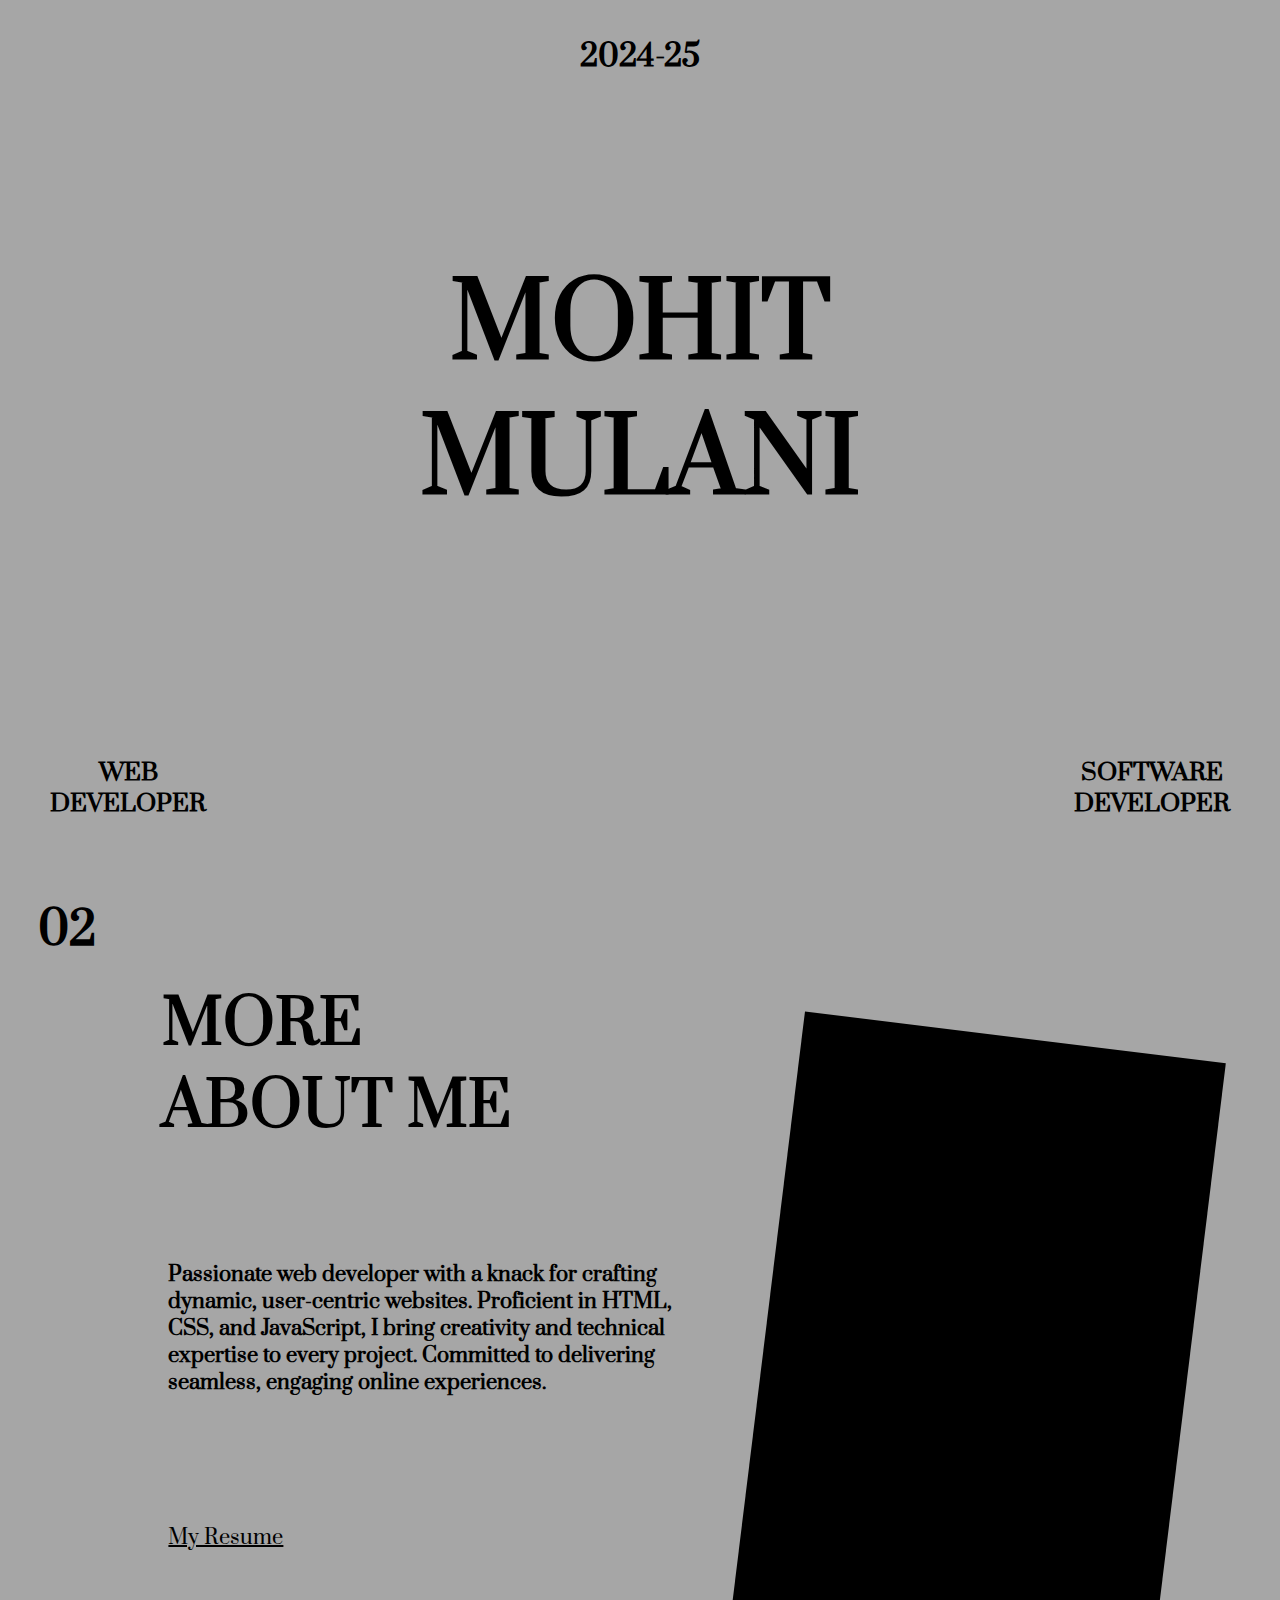
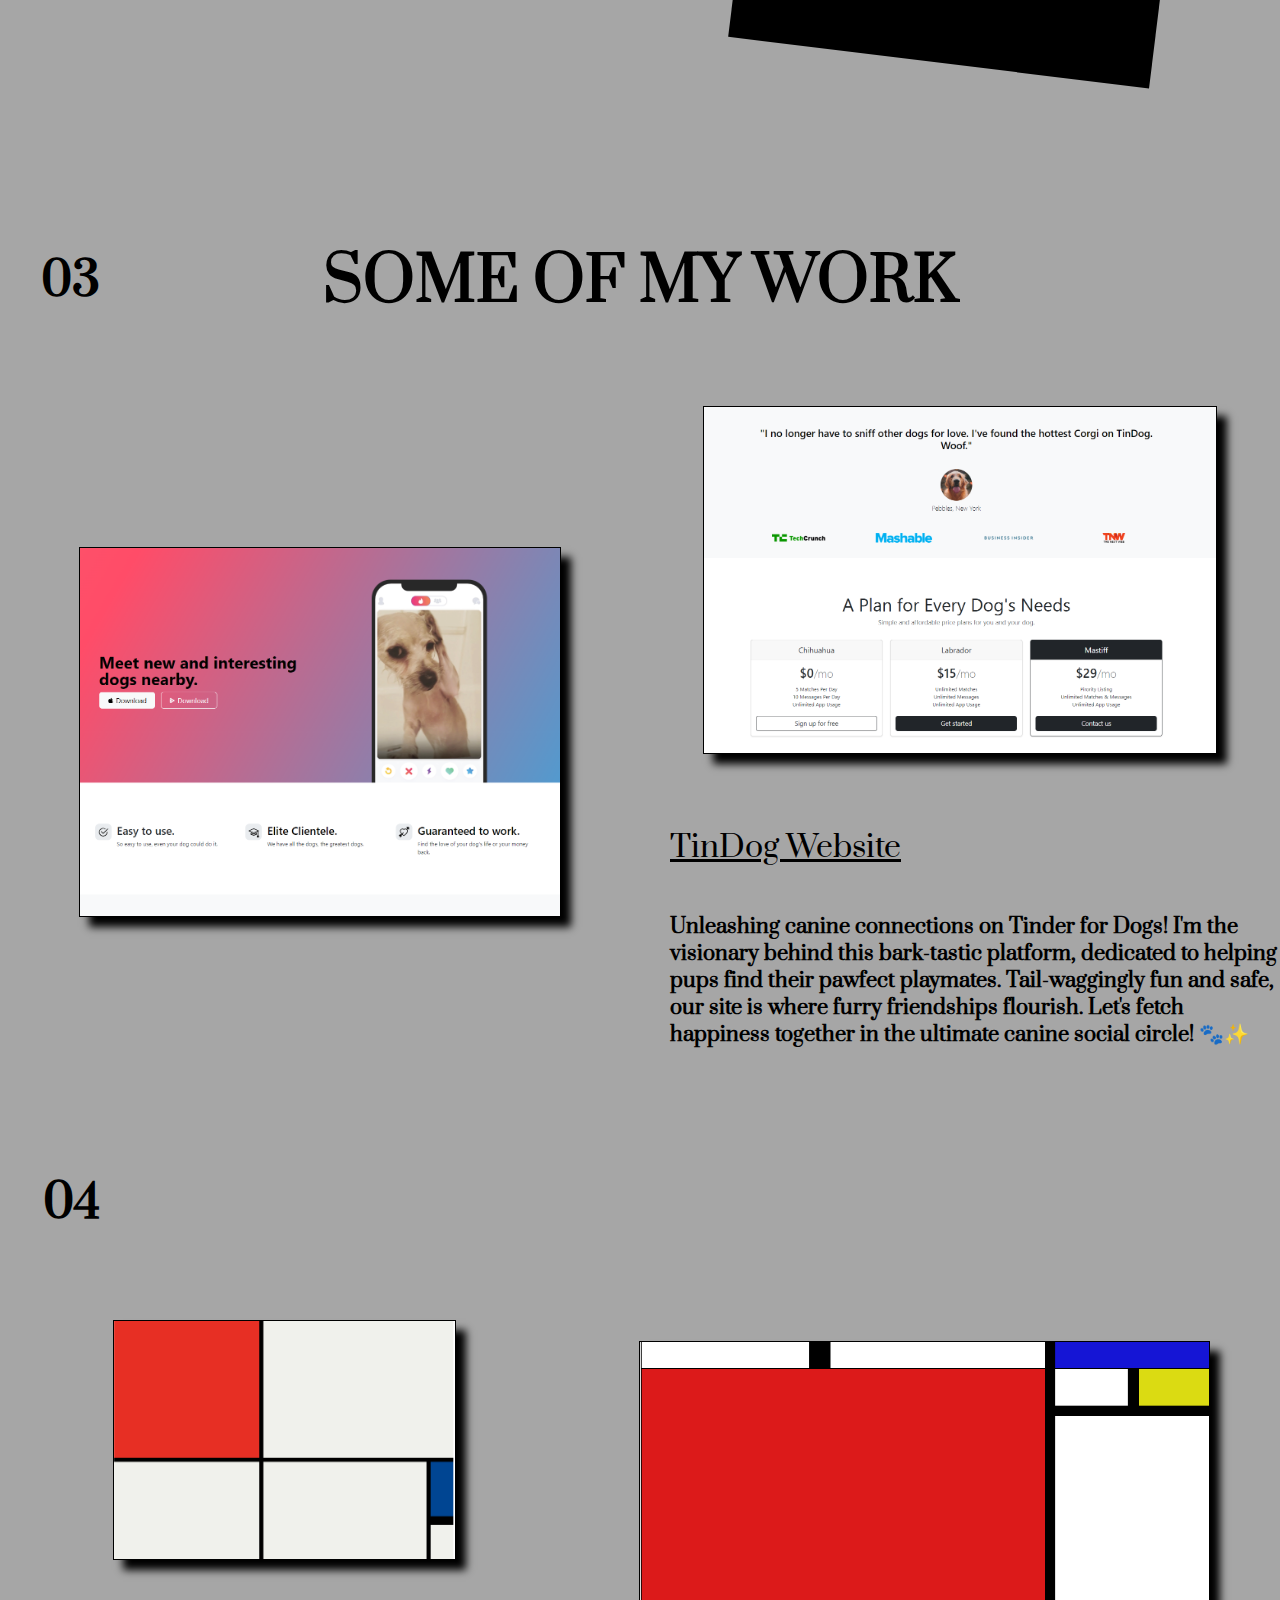
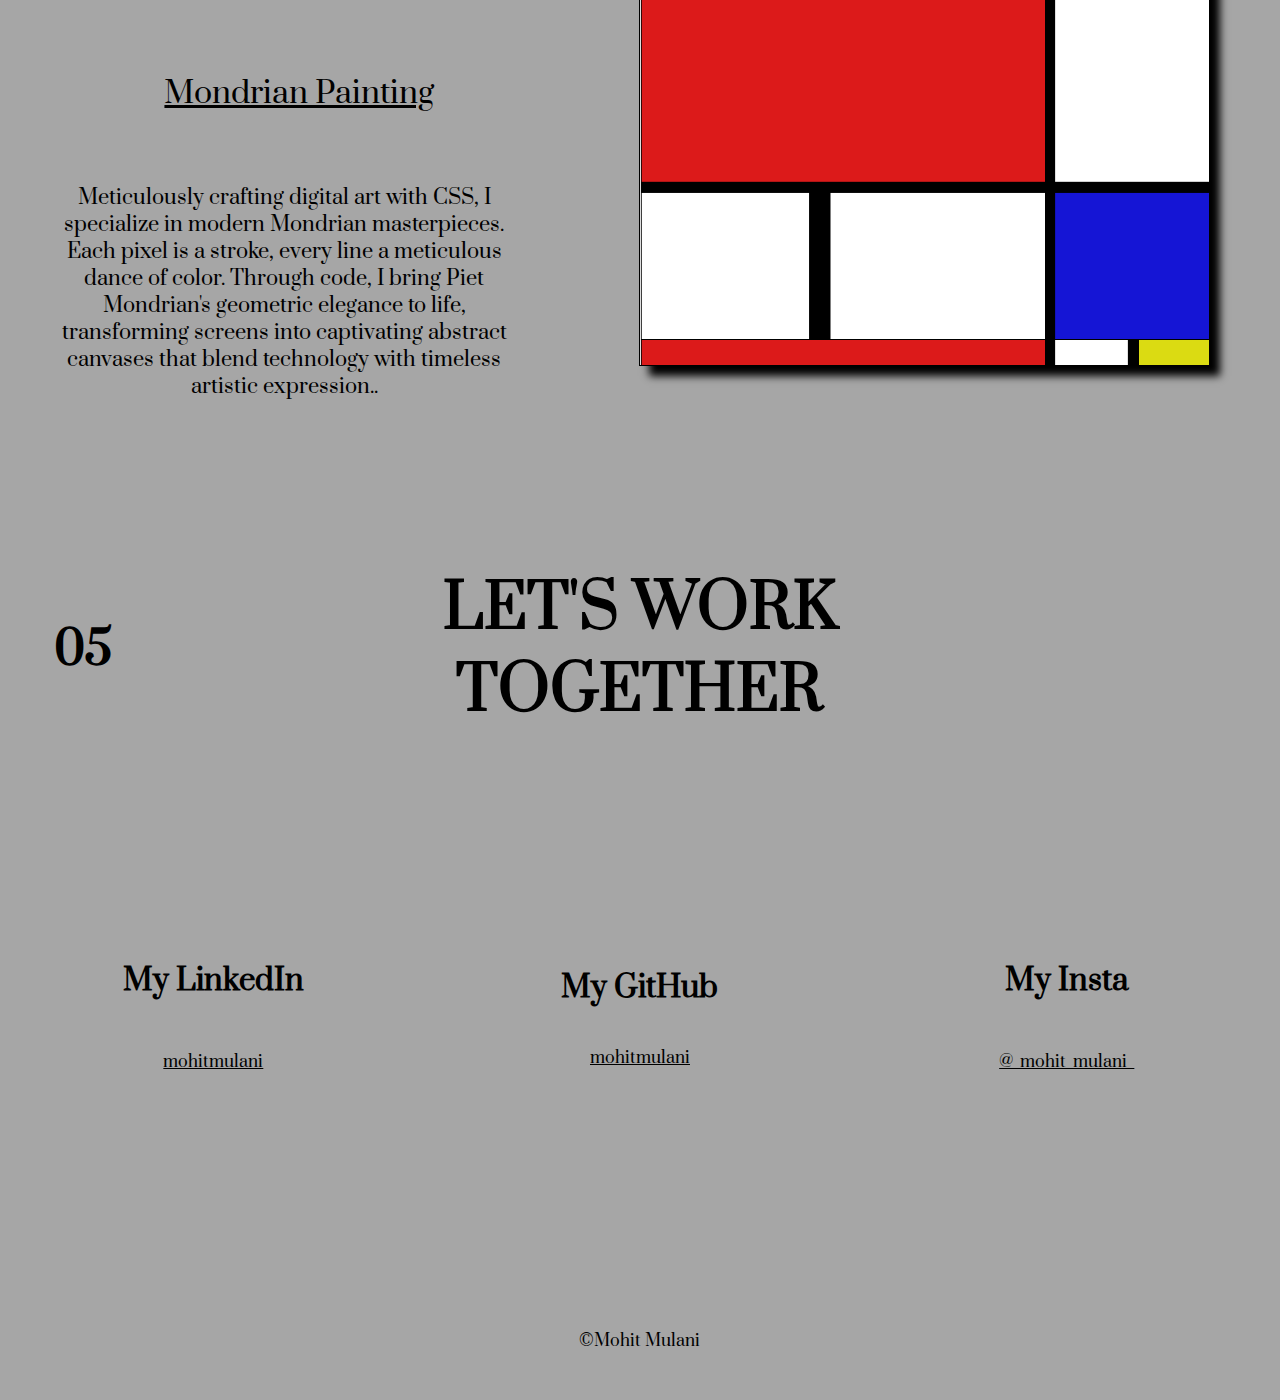
<file: index.html>
<!DOCTYPE html>
<html lang="en">
<head>
    <meta charset="UTF-8">
    <meta name="viewport" content="width=device-width, initial-scale=1.0">
    <title>Mohit Mulani</title>
    <link rel="preconnect" href="https://fonts.googleapis.com">
<link rel="preconnect" href="https://fonts.gstatic.com" crossorigin>
<link href="https://fonts.googleapis.com/css2?family=Prata&display=swap" rel="stylesheet">
<link rel="stylesheet" href="style.css">
</head>
<body>
    <!--Hero Section Start-->
    <div class="container" id="hero">
        <div class="year flex"><h4>2024-25</h4></div>
        <div class="name flex"><h1>Mohit <br> Mulani</h1></div>
        <div class="designation">
            <div class="web-developer flex"><h3>Web <br> Developer</h3></div>
            <div class="empty"></div>
            <div class="software-developer flex"><h3>Software <br> Developer</h3></div>
        </div>
    </div>
    <!--Hero Section End-->

    <!--About Me Section Start-->
    <div class="container" id="about-me">
        <div class="about-me-section1">
            <div class="page-number2">
                <div class="pg-num flex"><h2>02</h2></div>
                <div class="empty"></div>
            </div>
            <div class="about-me-title flex"><h2>More <br> About Me</h2></div>
            <div class="about-me-info">
                <div class="empty"></div>
                <div class="info flex"><h4>Passionate web developer with a knack for crafting dynamic, user-centric websites. Proficient in HTML, CSS, and JavaScript, I bring creativity and technical expertise to every project. Committed to delivering seamless, engaging online experiences.</h4></div>
            </div>
            <div class="resume-link">
                <div class="empty"></div>
                <div class="resume"><a href="./assets/Resume Website/index.html" target=”_blank”>My Resume</a></div>
            </div>
            <div class="empty"></div>
        </div>
        <div class="about-me-section2">
            <div class="image-holder"></div>
        </div>
    </div>
    <!--About Me Section End-->

    <!--Project-1 Section Start-->
    <div class="container" id="project-1">
        <div class="project1-section1">
            <div class="page-number3 flex"><h2>03</h2></div>
            <div class="projects-title flex"><h2>Some of My Work</h2></div>
            <div class="empty"></div>
        </div>
        <div class="project1-section2">
            <div class="project1-section2-section1 flex">
                <div class="project1-image1-holder"></div>
            </div>
            <div class="project1-section2-section2">
                <div class="project1-image2 flex">
                    <div class="project1-image2-holder"></div>
                </div>
                <div class="project1-title"><a href="./assets/TinDog Website/index.html">TinDog Website</a></div>
                <div class="project1-info"><h4>Unleashing canine connections on Tinder for Dogs! I'm the visionary behind this bark-tastic platform, dedicated to helping pups find their pawfect playmates. Tail-waggingly fun and safe, our site is where furry friendships flourish. Let's fetch happiness together in the ultimate canine social circle! 🐾✨</h4></div>
            </div>
        </div>
    </div>
    <!--Project-1 Section End-->

    <!--Project-2 Section Start-->
    <div class="container" id="project-2">
        <div class="project2-section1">
            <div class="page-number4 flex"><h2>04</h2></div>
            <div class="empty"></div>
        </div>
        <div class="project2-section2">
            <div class="project2-section2-section1">
                <div class="project2-image1 flex">
                    <div class="project2-image1-holder"></div>
                </div>
                <div class="project2-title flex"><a href="./assets/Mondrian Painting Website/index.html">Mondrian Painting</a></div>
                <div class="project2-info">
                    <div class="empty"></div>
                    <div class="project2-info-info"><p>Meticulously crafting digital art with CSS, I specialize in modern Mondrian masterpieces. Each pixel is a stroke, every line a meticulous dance of color. Through code, I bring Piet Mondrian's geometric elegance to life, transforming screens into captivating abstract canvases that blend technology with timeless artistic expression..</p></div>
                    <div class="empty"></div>
                </div>
            </div>
            <div class="project2-section2-section2 flex">
                
                    <div class="project2-image2-holder"></div>
                
            </div>
        </div>
    </div>
    <!--Project-2 Section End-->

    <!--Contact Me Section Start-->
    <div class="container" id="contact-me">
        <div class="contact-me-section1">
            <div class="page-number5 flex"><h2>05</h2></div>
            <div class="contact-me-title flex"><h2>Let's work <br>together</h2></div>
        </div>
        <div class="contact-me-section2">
            <div class="contact-me-section2-section1">
                <div class="empty"></div>
                <div class="linkedin flex"><h3>My LinkedIn</h3></div>
                <div class="linkedin-link"><a href="https://www.linkedin.com/in/mohitmulani/">mohitmulani</a></div>
                <div class="empty"></div>
            </div>
            <div class="contact-me-section2-section2">
                <div class="empty"></div>
                <div class="github flex"><h3>My GitHub</h3></div>
                <div class="github-link"><a href="https://github.com/mohitmulani">mohitmulani</a></div>
                <div class="empty"></div>
                <div class="footer flex">&copy;Mohit Mulani</div>
                
            </div>
            <div class="contact-me-section2-section3">
                <div class="empty"></div>
                <div class="insta flex"><h3>My Insta</h3></div>
                <div class="insta-link"><a href="https://www.instagram.com/@_mohit_mulani_">@_mohit_mulani_</a></div>
                <div class="empty"></div>
            </div>
        </div>
    </div>
    <!--Contact Me Section End-->
</body>
</html>
</file>
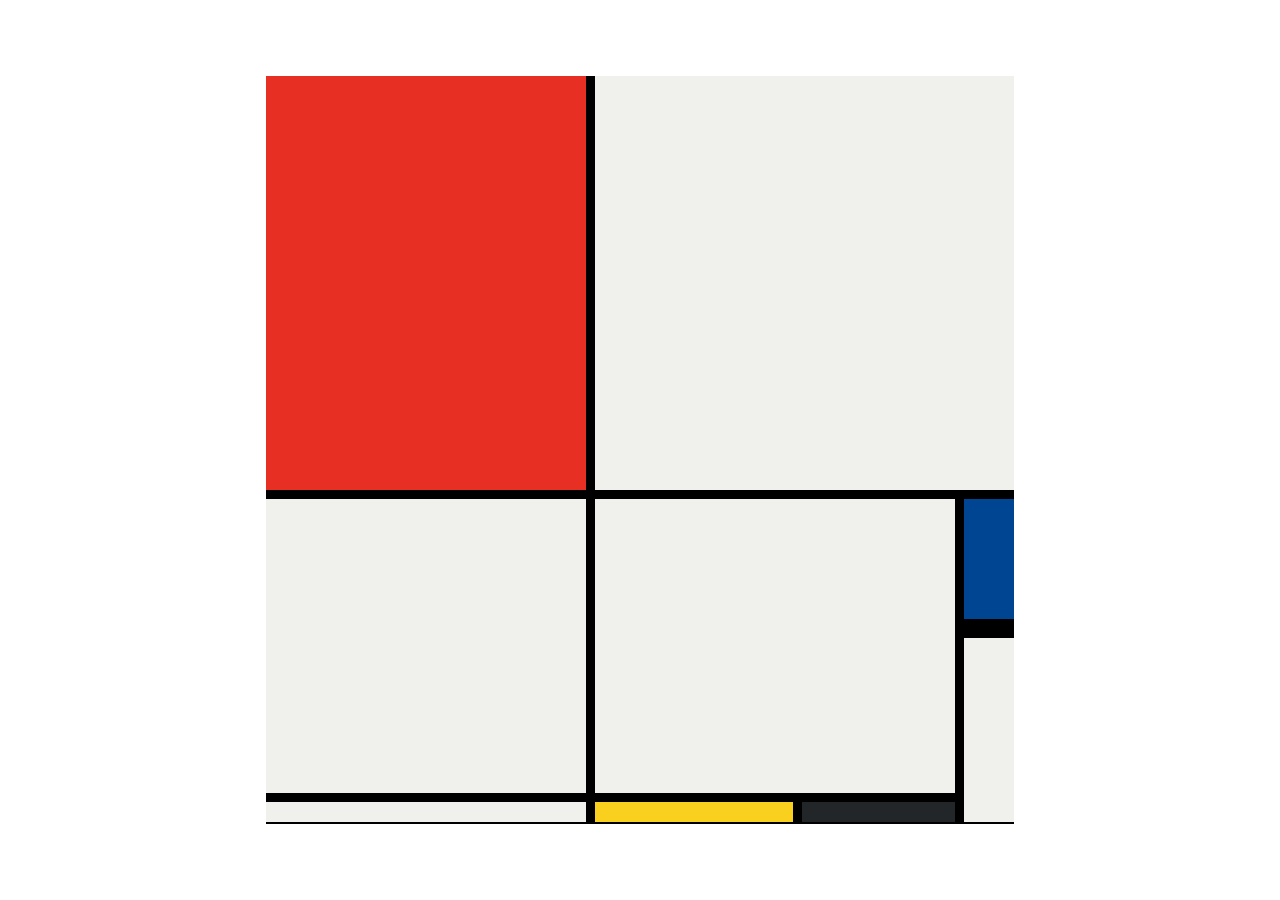
<file: assets/Mondrian Painting Website/index.html>
<!DOCTYPE html>
<html lang="en">
  <head>
    <meta charset="UTF-8" />
    <meta name="viewport" content="width=device-width, initial-scale=1.0" />
    <title>Mondrian Project</title>
    <style>
      /*
      Write your CSS here
      Gap Colour: #000
      White: #F0F1EC
      Red: #E72F24
      Black: #232629
      Blue: #004592
      Yellow: #F9D01E

      For dimensions, see dimensions.png image.
      HINT: Remember you can't change the properties of grid lines.
      But grid lines are transparent!
      */
      * {
        padding: 0;
        margin: 0;
      }
      body {
        height: 100vh;
        width: 100vw;
        display: flex;
        justify-content: center;
        align-items: center;
      }
      .container {
        width: 748px;
        height: 748px;
        background-color: #000;
        display: grid;
        gap: 9px;
        grid-template-columns: 320px 198px 153px 50px;
        grid-template-rows: 414px 130px 155px 20px;
      }
      .red {
        background-color: #e72f24;
      }
      .white1 {
        grid-column: span 3;
        background-color: #f0f1ec;
      }
      .white2 {
        background-color: #f0f1ec;
        grid-row: span 2;
      }
      .white3 {
        background-color: #f0f1ec;
        grid-area: 2/2/4/4;
      }
      .white4 {
        background-color: #f0f1ec;
        grid-column: 1;
      }
      .white5 {
        background-color: #f0f1ec;
        grid-row: span 2;
      }
      .blue {
        background-color: #004592;
        border-bottom: 10px solid black;
      }
      .yellow {
        background-color: #f9d01e;
      }
      .black {
        background-color: #232629;
      }
    </style>
  </head>

  <body>
    <div class="container">
      <div class="red"></div>
      <div class="white1"></div>
      <div class="white2"></div>
      <div class="white3"></div>
      <div class="blue"></div>
      <div class="white5"></div>
      <div class="white4"></div>
      <div class="yellow"></div>
      <div class="black"></div>
    </div>
  </body>
</html>
</file>
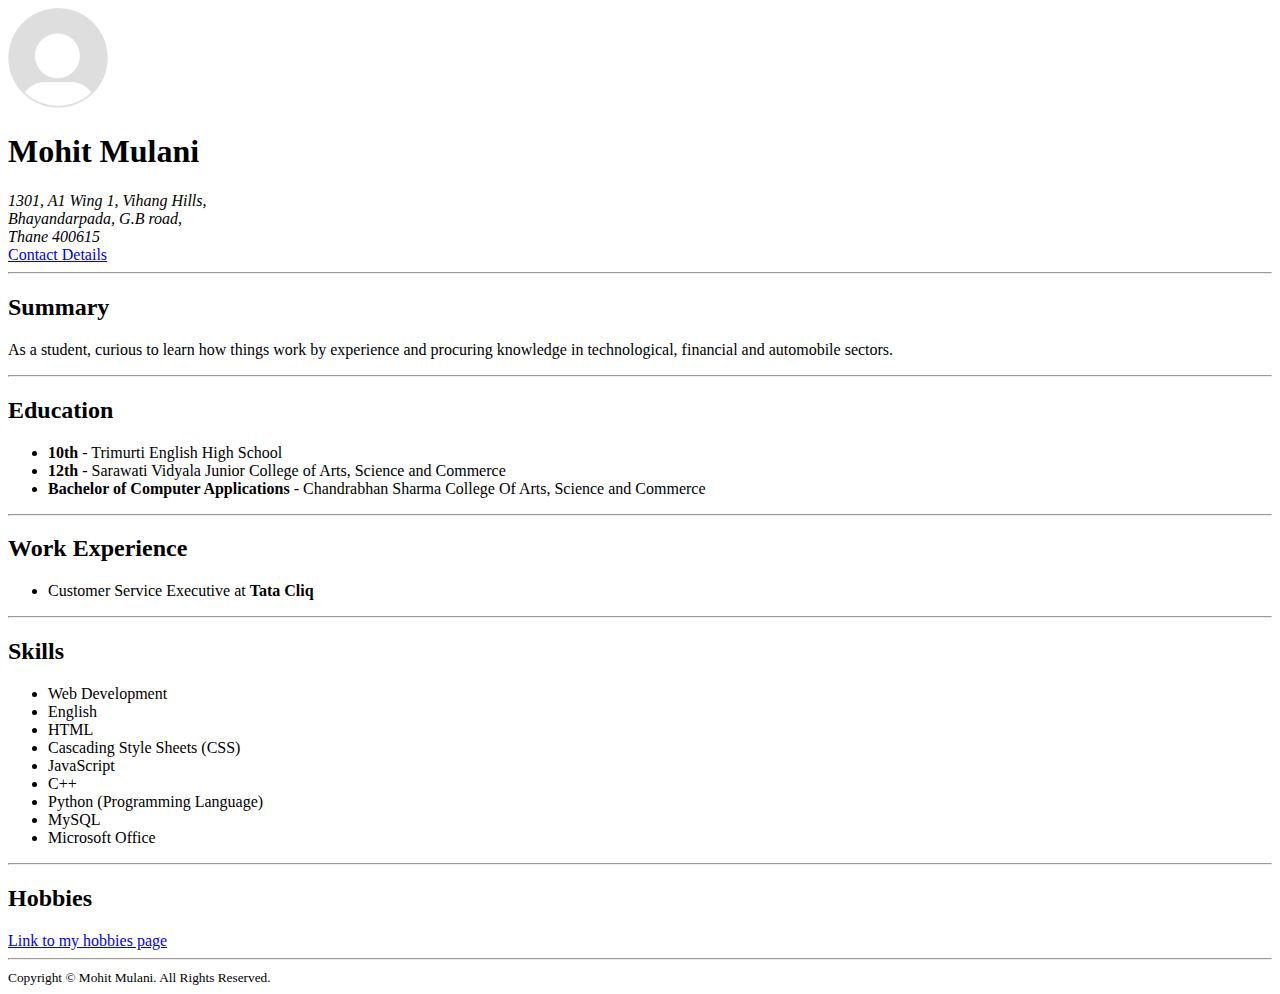
<file: assets/Resume Website/index.html>
<!DOCTYPE html>
<html lang="en">
  <head>
    <meta charset="UTF-8" />
    <meta name="viewport" content="width=device-width, initial-scale=1.0" />
    <title>My Resume</title>
  </head>
  <body>
    <img
      src="./assets/images/My Profile Picture.png"
      alt="My photo"
      height="100"
    />
    <h1>Mohit Mulani</h1>

    <address>
      1301, A1 Wing 1, Vihang Hills,<br />
      Bhayandarpada, G.B road,<br />
      Thane 400615 <br />
    </address>
    <a href="./contact.html">Contact Details</a>
    <hr />
    <h2>Summary</h2>
    <p>
      As a student, curious to learn how things work by experience and procuring
      knowledge in technological, financial and automobile sectors.
    </p>
    <hr />
    <h2>Education</h2>
    <ul>
      <li><b>10th</b> - Trimurti English High School</li>
      <li>
        <b>12th</b> - Sarawati Vidyala Junior College of Arts, Science and
        Commerce
      </li>
      <li>
        <b>Bachelor of Computer Applications</b> - Chandrabhan Sharma College Of
        Arts, Science and Commerce
      </li>
    </ul>
    <hr />
    <h2>Work Experience</h2>
    <ul>
      <li>Customer Service Executive at <strong>Tata Cliq</strong></li>
    </ul>
    <hr />
    <h2>Skills</h2>
    <ul>
      <li>Web Development</li>
      <li>English</li>
      <li>HTML</li>
      <li>Cascading Style Sheets (CSS)</li>
      <li>JavaScript</li>
      <li>C++</li>
      <li>Python (Programming Language)</li>
      <li>MySQL</li>
      <li>Microsoft Office</li>
    </ul>
    <hr />
    <h2>Hobbies</h2>
    <a href="./hobbies.html">Link to my hobbies page</a>
    <hr />
    <footer>
      <small> Copyright © Mohit Mulani. All Rights Reserved. </small>
    </footer>
  </body>
</html>
</file>
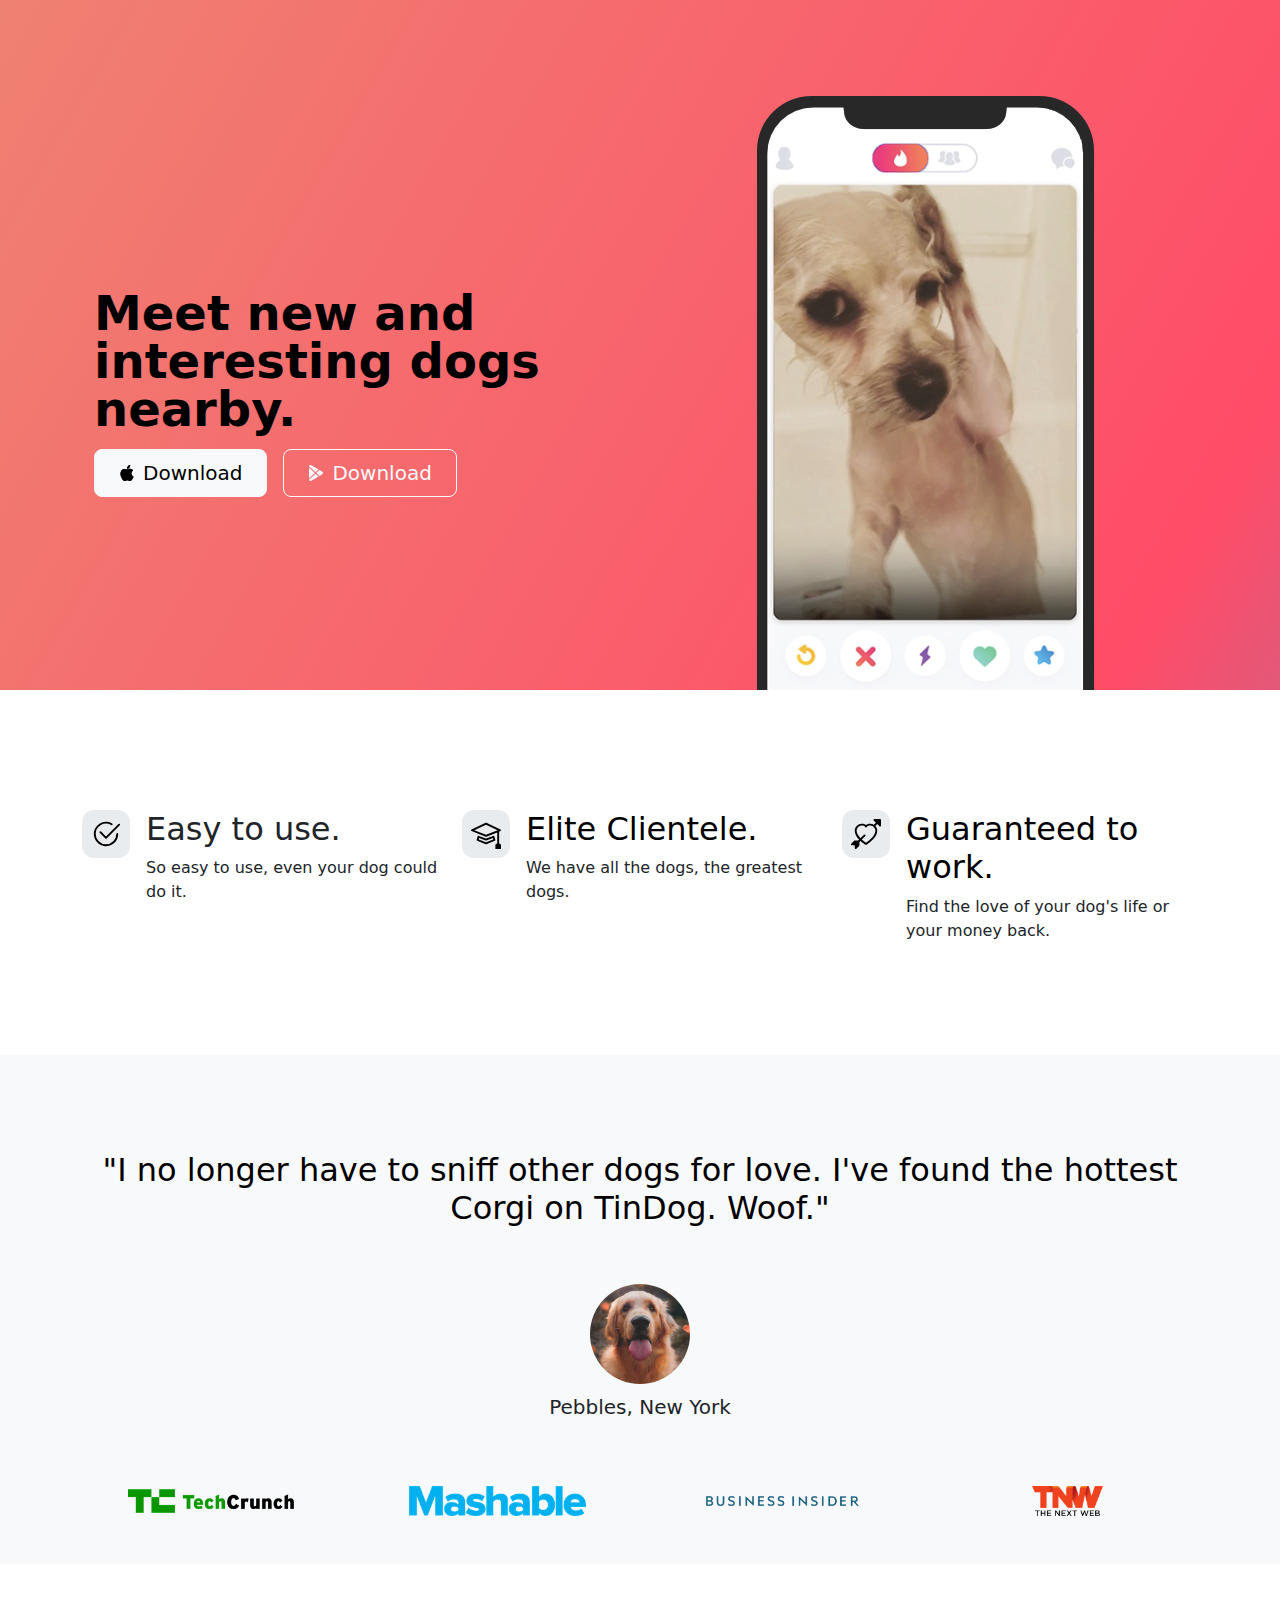
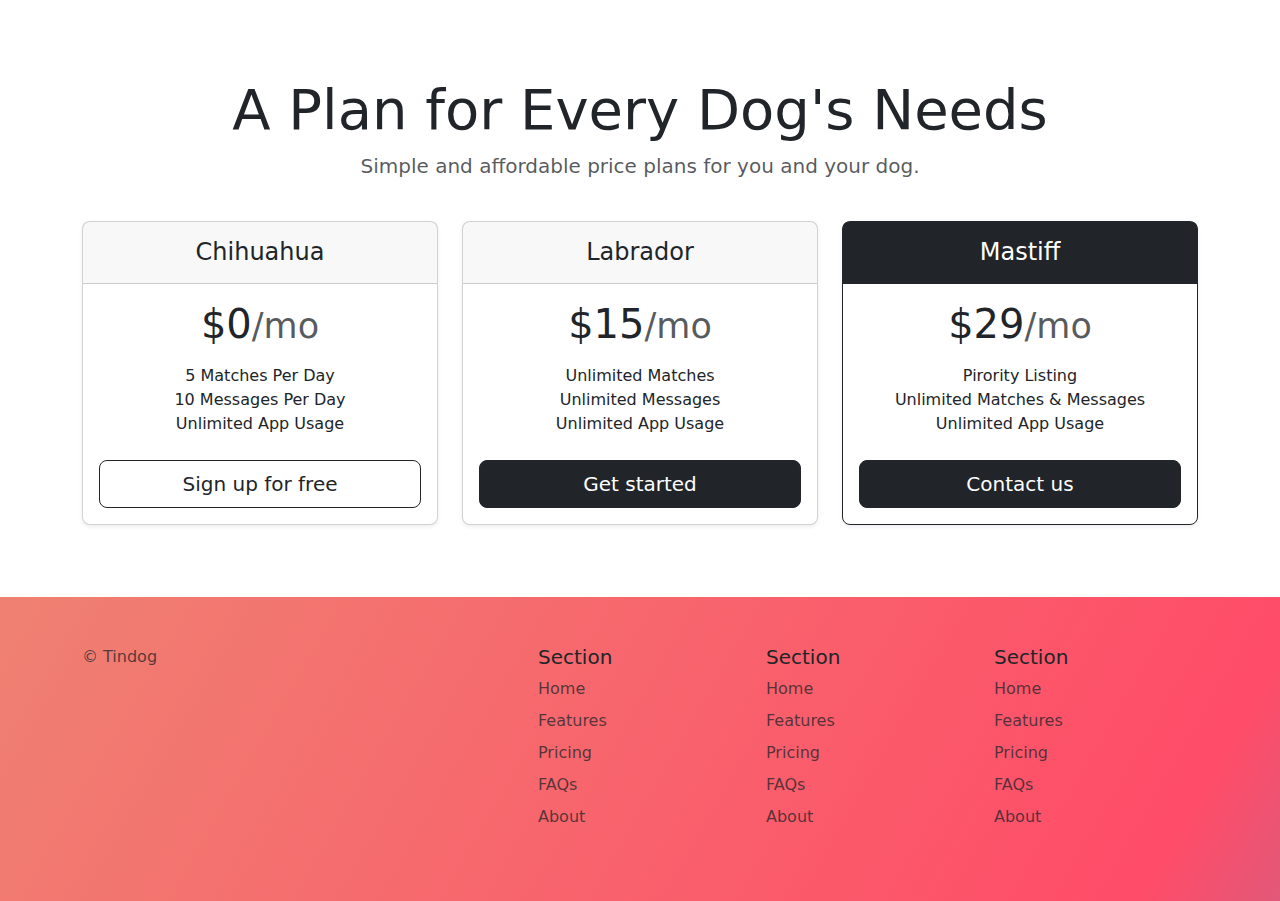
<file: assets/TinDog Website/index.html>
<!DOCTYPE html>
<html lang="en">
  <head>
    <meta charset="UTF-8" />
    <meta name="viewport" content="width=device-width, initial-scale=1.0" />
    <title>TinDog</title>
    <link
      href="https://cdn.jsdelivr.net/npm/bootstrap@5.3.3/dist/css/bootstrap.min.css"
      rel="stylesheet"
      integrity="sha384-QWTKZyjpPEjISv5WaRU9OFeRpok6YctnYmDr5pNlyT2bRjXh0JMhjY6hW+ALEwIH"
      crossorigin="anonymous"
    />
    <script
      src="https://cdn.jsdelivr.net/npm/bootstrap@5.3.3/dist/js/bootstrap.bundle.min.js"
      integrity="sha384-YvpcrYf0tY3lHB60NNkmXc5s9fDVZLESaAA55NDzOxhy9GkcIdslK1eN7N6jIeHz"
      crossorigin="anonymous"
    ></script>
    <link rel="stylesheet" href="css/style.css" />
  </head>

  <body>
    <!-- Title -->
    <section id="title" class="gradient-background">
      <div class="container col-xxl-8 px-4 pt-5">
        <div class="row flex-lg-row-reverse align-items-center g-5 pt-5 pb-0">
          <div class="col-10 col-sm-8 col-lg-6">
            <img
              src="./images/iphone.png"
              class="d-block mx-lg-auto img-fluid"
              alt="Bootstrap Themes"
              height="200"
              loading="lazy"
            />
          </div>
          <div class="col-lg-6">
            <h1 class="display-5 fw-bold text-body-emphasis lh-1 mb-3">
              Meet new and interesting dogs nearby.
            </h1>
            <div class="d-grid gap-2 d-md-flex justify-content-md-start">
              <button type="button" class="btn btn-light btn-lg px-4 me-md-2">
                <svg
                  xmlns="http://www.w3.org/2000/svg"
                  width="16"
                  height="16"
                  fill="currentColor"
                  class="bi bi-apple mb-1 me-md-2"
                  viewBox="0 0 16 16"
                >
                  <path
                    d="M11.182.008C11.148-.03 9.923.023 8.857 1.18c-1.066 1.156-.902 2.482-.878 2.516.024.034 1.52.087 2.475-1.258.955-1.345.762-2.391.728-2.43Zm3.314 11.733c-.048-.096-2.325-1.234-2.113-3.422.212-2.189 1.675-2.789 1.698-2.854.023-.065-.597-.79-1.254-1.157a3.692 3.692 0 0 0-1.563-.434c-.108-.003-.483-.095-1.254.116-.508.139-1.653.589-1.968.607-.316.018-1.256-.522-2.267-.665-.647-.125-1.333.131-1.824.328-.49.196-1.422.754-2.074 2.237-.652 1.482-.311 3.83-.067 4.56.244.729.625 1.924 1.273 2.796.576.984 1.34 1.667 1.659 1.899.319.232 1.219.386 1.843.067.502-.308 1.408-.485 1.766-.472.357.013 1.061.154 1.782.539.571.197 1.111.115 1.652-.105.541-.221 1.324-1.059 2.238-2.758.347-.79.505-1.217.473-1.282Z"
                  />
                  <path
                    d="M11.182.008C11.148-.03 9.923.023 8.857 1.18c-1.066 1.156-.902 2.482-.878 2.516.024.034 1.52.087 2.475-1.258.955-1.345.762-2.391.728-2.43Zm3.314 11.733c-.048-.096-2.325-1.234-2.113-3.422.212-2.189 1.675-2.789 1.698-2.854.023-.065-.597-.79-1.254-1.157a3.692 3.692 0 0 0-1.563-.434c-.108-.003-.483-.095-1.254.116-.508.139-1.653.589-1.968.607-.316.018-1.256-.522-2.267-.665-.647-.125-1.333.131-1.824.328-.49.196-1.422.754-2.074 2.237-.652 1.482-.311 3.83-.067 4.56.244.729.625 1.924 1.273 2.796.576.984 1.34 1.667 1.659 1.899.319.232 1.219.386 1.843.067.502-.308 1.408-.485 1.766-.472.357.013 1.061.154 1.782.539.571.197 1.111.115 1.652-.105.541-.221 1.324-1.059 2.238-2.758.347-.79.505-1.217.473-1.282Z"
                  /></svg
                >Download
              </button>
              <button type="button" class="btn btn-outline-light btn-lg px-4">
                <svg
                  xmlns="http://www.w3.org/2000/svg"
                  width="16"
                  height="16"
                  fill="currentColor"
                  class="bi bi-google-play mb-1 me-md-2"
                  viewBox="0 0 16 16"
                >
                  <path
                    d="M14.222 9.374c1.037-.61 1.037-2.137 0-2.748L11.528 5.04 8.32 8l3.207 2.96 2.694-1.586Zm-3.595 2.116L7.583 8.68 1.03 14.73c.201 1.029 1.36 1.61 2.303 1.055l7.294-4.295ZM1 13.396V2.603L6.846 8 1 13.396ZM1.03 1.27l6.553 6.05 3.044-2.81L3.333.215C2.39-.341 1.231.24 1.03 1.27Z"
                  /></svg
                >Download
              </button>
            </div>
          </div>
        </div>
      </div>
    </section>
    <!-- Features -->
    <section id="features">
      <div class="container mt-5" id="hanging-icons">
        <div class="row g-4 py-5 row-cols-1 row-cols-lg-3 my-5">
          <div class="col d-flex align-items-start">
            <div
              class="icon-square text-body-emphasis bg-body-secondary d-inline-flex align-items-center justify-content-center fs-4 flex-shrink-0 me-3"
            >
              <svg
                xmlns="http://www.w3.org/2000/svg"
                height="30"
                fill="currentColor"
                class="bi bi-check2-circle"
                viewBox="0 0 16 16"
              >
                <path
                  d="M2.5 8a5.5 5.5 0 0 1 8.25-4.764.5.5 0 0 0 .5-.866A6.5 6.5 0 1 0 14.5 8a.5.5 0 0 0-1 0 5.5 5.5 0 1 1-11 0z"
                />
                <path
                  d="M15.354 3.354a.5.5 0 0 0-.708-.708L8 9.293 5.354 6.646a.5.5 0 1 0-.708.708l3 3a.5.5 0 0 0 .708 0l7-7z"
                />
              </svg>
            </div>
            <div>
              <h3 class="fs-2">Easy to use.</h3>
              <p>So easy to use, even your dog could do it.</p>
            </div>
          </div>
          <div class="col d-flex align-items-start">
            <div
              class="icon-square text-body-emphasis bg-body-secondary d-inline-flex align-items-center justify-content-center fs-4 flex-shrink-0 me-3"
            >
              <svg
                xmlns="http://www.w3.org/2000/svg"
                height="30"
                fill="currentColor"
                class="bi bi-mortarboard"
                viewBox="0 0 16 16"
              >
                <path
                  d="M8.211 2.047a.5.5 0 0 0-.422 0l-7.5 3.5a.5.5 0 0 0 .025.917l7.5 3a.5.5 0 0 0 .372 0L14 7.14V13a1 1 0 0 0-1 1v2h3v-2a1 1 0 0 0-1-1V6.739l.686-.275a.5.5 0 0 0 .025-.917l-7.5-3.5ZM8 8.46 1.758 5.965 8 3.052l6.242 2.913L8 8.46Z"
                />
                <path
                  d="M4.176 9.032a.5.5 0 0 0-.656.327l-.5 1.7a.5.5 0 0 0 .294.605l4.5 1.8a.5.5 0 0 0 .372 0l4.5-1.8a.5.5 0 0 0 .294-.605l-.5-1.7a.5.5 0 0 0-.656-.327L8 10.466 4.176 9.032Zm-.068 1.873.22-.748 3.496 1.311a.5.5 0 0 0 .352 0l3.496-1.311.22.748L8 12.46l-3.892-1.556Z"
                />
              </svg>
            </div>
            <div>
              <h3 class="fs-2 text-body-emphasis">Elite Clientele.</h3>
              <p>We have all the dogs, the greatest dogs.</p>
            </div>
          </div>
          <div class="col d-flex align-items-start">
            <div
              class="icon-square text-body-emphasis bg-body-secondary d-inline-flex align-items-center justify-content-center fs-4 flex-shrink-0 me-3"
            >
              <svg
                xmlns="http://www.w3.org/2000/svg"
                height="30"
                fill="currentColor"
                class="bi bi-arrow-through-heart"
                viewBox="0 0 16 16"
              >
                <path
                  fill-rule="evenodd"
                  d="M2.854 15.854A.5.5 0 0 1 2 15.5V14H.5a.5.5 0 0 1-.354-.854l1.5-1.5A.5.5 0 0 1 2 11.5h1.793l.53-.53c-.771-.802-1.328-1.58-1.704-2.32-.798-1.575-.775-2.996-.213-4.092C3.426 2.565 6.18 1.809 8 3.233c1.25-.98 2.944-.928 4.212-.152L13.292 2 12.147.854A.5.5 0 0 1 12.5 0h3a.5.5 0 0 1 .5.5v3a.5.5 0 0 1-.854.354L14 2.707l-1.006 1.006c.236.248.44.531.6.845.562 1.096.585 2.517-.213 4.092-.793 1.563-2.395 3.288-5.105 5.08L8 13.912l-.276-.182a21.86 21.86 0 0 1-2.685-2.062l-.539.54V14a.5.5 0 0 1-.146.354l-1.5 1.5Zm2.893-4.894A20.419 20.419 0 0 0 8 12.71c2.456-1.666 3.827-3.207 4.489-4.512.679-1.34.607-2.42.215-3.185-.817-1.595-3.087-2.054-4.346-.761L8 4.62l-.358-.368c-1.259-1.293-3.53-.834-4.346.761-.392.766-.464 1.845.215 3.185.323.636.815 1.33 1.519 2.065l1.866-1.867a.5.5 0 1 1 .708.708L5.747 10.96Z"
                />
              </svg>
            </div>
            <div>
              <h3 class="fs-2 text-body-emphasis">Guaranteed to work.</h3>
              <p>Find the love of your dog's life or your money back.</p>
            </div>
          </div>
        </div>
      </div>
    </section>
    <!-- Testimonial -->
    <section id="testimonial">
      <div class="p-5 text-center bg-body-tertiary">
        <div class="container py-5">
          <h2 class="text-body-emphasis">
            "I no longer have to sniff other dogs for love. I've found the
            hottest Corgi on TinDog. Woof."
          </h2>
          <img
            class="profile-img mt-5"
            src="./images/dog-img.jpg"
            alt="dog image"
          />
          <p class="col-lg-8 mx-auto lead mt-2">Pebbles, New York</p>
        </div>

        <div class="container">
          <div class="row">
            <div class="col-lg-3 col-sm-12">
              <img src="./images/techcrunch.png" alt="techcrunch" height="30" />
            </div>
            <div class="col-lg-3 col-sm-12">
              <img src="./images/mashable.png" alt="mashable" height="30" />
            </div>
            <div class="col-lg-3 col-sm-12">
              <img src="./images/bizinsider.png" alt="bizinsider" height="30" />
            </div>
            <div class="col-lg-3 col-sm-12">
              <img src="./images/tnw.png" alt="tnw" height="30" />
            </div>
          </div>
        </div>
      </div>
    </section>
    <div class="py-5"></div>
    <!-- Pricing -->
    <div class="container">
      <div class="pricing-header p-3 pb-md-4 mx-auto text-center">
        <h2 class="display-4 fw-normal">A Plan for Every Dog's Needs</h2>
        <p class="fs-5 text-body-secondary">
          Simple and affordable price plans for you and your dog.
        </p>
      </div>
      <div class="row row-cols-1 row-cols-md-3 mb-3 text-center">
        <div class="col">
          <div class="card mb-4 rounded-3 shadow-sm">
            <div class="card-header py-3">
              <h4 class="my-0 fw-normal">Chihuahua</h4>
            </div>
            <div class="card-body">
              <h1 class="card-title pricing-card-title">
                $0<small class="text-body-secondary fw-light">/mo</small>
              </h1>
              <ul class="list-unstyled mt-3 mb-4">
                <li>5 Matches Per Day</li>
                <li>10 Messages Per Day</li>
                <li>Unlimited App Usage</li>
              </ul>
              <button type="button" class="w-100 btn btn-lg btn-outline-dark">
                Sign up for free
              </button>
            </div>
          </div>
        </div>
        <div class="col">
          <div class="card mb-4 rounded-3 shadow-sm">
            <div class="card-header py-3">
              <h4 class="my-0 fw-normal">Labrador</h4>
            </div>
            <div class="card-body">
              <h1 class="card-title pricing-card-title">
                $15<small class="text-body-secondary fw-light">/mo</small>
              </h1>
              <ul class="list-unstyled mt-3 mb-4">
                <li>Unlimited Matches</li>
                <li>Unlimited Messages</li>
                <li>Unlimited App Usage</li>
              </ul>
              <button type="button" class="w-100 btn btn-lg btn-dark">
                Get started
              </button>
            </div>
          </div>
        </div>
        <div class="col">
          <div class="card mb-4 rounded-3 shadow-sm border-dark">
            <div class="card-header py-3 text-bg-dark border-dark">
              <h4 class="my-0 fw-normal">Mastiff</h4>
            </div>
            <div class="card-body">
              <h1 class="card-title pricing-card-title">
                $29<small class="text-body-secondary fw-light">/mo</small>
              </h1>
              <ul class="list-unstyled mt-3 mb-4">
                <li>Pirority Listing</li>
                <li>Unlimited Matches &amp; Messages</li>
                <li>Unlimited App Usage</li>
              </ul>
              <button type="button" class="w-100 btn btn-lg btn-dark">
                Contact us
              </button>
            </div>
          </div>
        </div>
      </div>
    </div>
    <!-- Footer -->
    <section id="contact" class="gradient-background">
      <div class="container">
        <footer class="row row-cols-1 row-cols-sm-2 row-cols-md-5 py-5 mt-5">
          <div class="col mb-3">
            <p class="text-body-secondary">© Tindog</p>
          </div>

          <div class="col mb-3"></div>

          <div class="col mb-3">
            <h5>Section</h5>
            <ul class="nav flex-column">
              <li class="nav-item mb-2">
                <a href="#" class="nav-link p-0 text-body-secondary">Home</a>
              </li>
              <li class="nav-item mb-2">
                <a href="#" class="nav-link p-0 text-body-secondary"
                  >Features</a
                >
              </li>
              <li class="nav-item mb-2">
                <a href="#" class="nav-link p-0 text-body-secondary">Pricing</a>
              </li>
              <li class="nav-item mb-2">
                <a href="#" class="nav-link p-0 text-body-secondary">FAQs</a>
              </li>
              <li class="nav-item mb-2">
                <a href="#" class="nav-link p-0 text-body-secondary">About</a>
              </li>
            </ul>
          </div>

          <div class="col mb-3">
            <h5>Section</h5>
            <ul class="nav flex-column">
              <li class="nav-item mb-2">
                <a href="#" class="nav-link p-0 text-body-secondary">Home</a>
              </li>
              <li class="nav-item mb-2">
                <a href="#" class="nav-link p-0 text-body-secondary"
                  >Features</a
                >
              </li>
              <li class="nav-item mb-2">
                <a href="#" class="nav-link p-0 text-body-secondary">Pricing</a>
              </li>
              <li class="nav-item mb-2">
                <a href="#" class="nav-link p-0 text-body-secondary">FAQs</a>
              </li>
              <li class="nav-item mb-2">
                <a href="#" class="nav-link p-0 text-body-secondary">About</a>
              </li>
            </ul>
          </div>

          <div class="col mb-3">
            <h5>Section</h5>
            <ul class="nav flex-column">
              <li class="nav-item mb-2">
                <a href="#" class="nav-link p-0 text-body-secondary">Home</a>
              </li>
              <li class="nav-item mb-2">
                <a href="#" class="nav-link p-0 text-body-secondary"
                  >Features</a
                >
              </li>
              <li class="nav-item mb-2">
                <a href="#" class="nav-link p-0 text-body-secondary">Pricing</a>
              </li>
              <li class="nav-item mb-2">
                <a href="#" class="nav-link p-0 text-body-secondary">FAQs</a>
              </li>
              <li class="nav-item mb-2">
                <a href="#" class="nav-link p-0 text-body-secondary">About</a>
              </li>
            </ul>
          </div>
        </footer>
      </div>
    </section>
  </body>
</html>
</file>
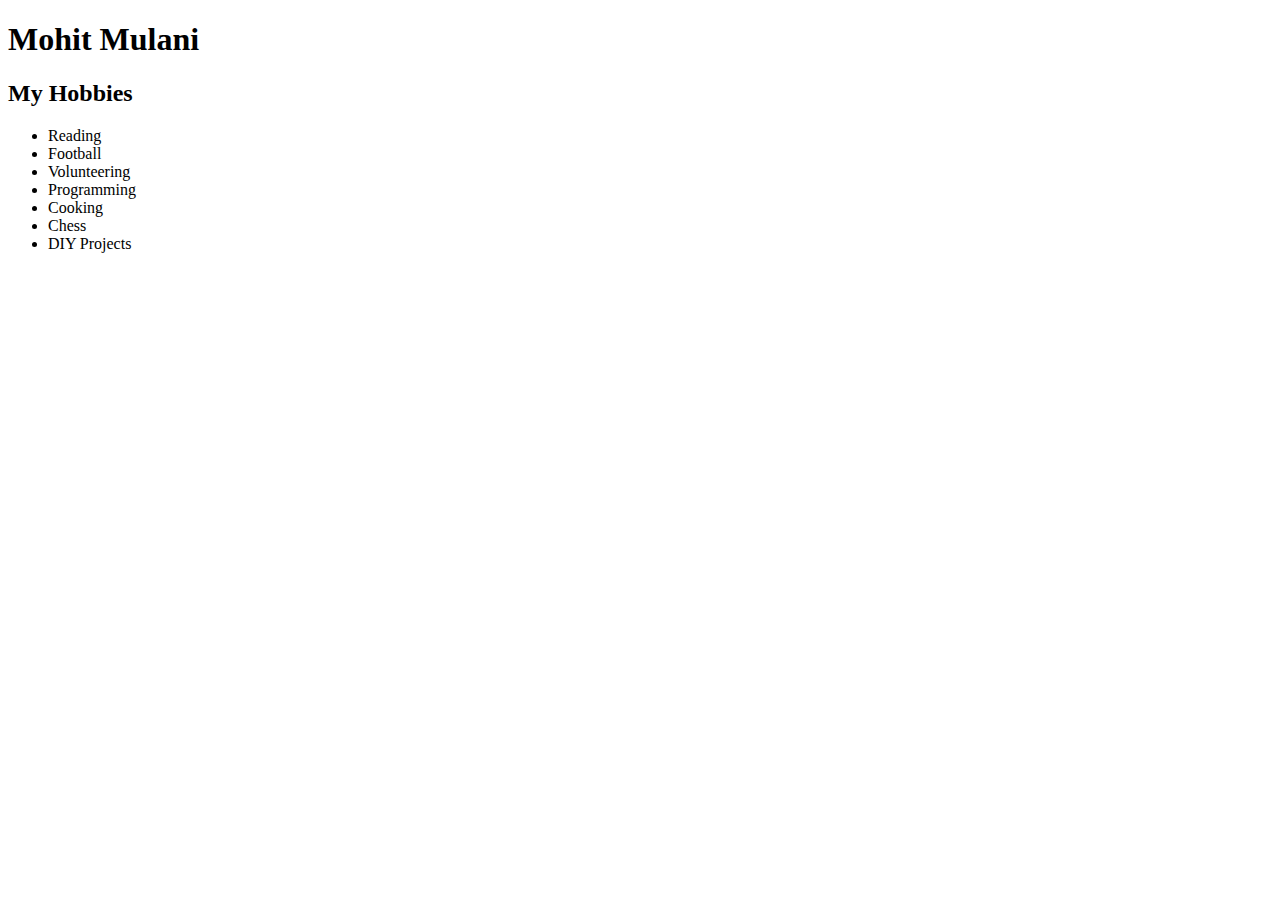
<file: assets/Resume Website/hobbies.html>
<!DOCTYPE html>
<html lang="en">
  <head>
    <meta charset="UTF-8" />
    <meta name="viewport" content="width=device-width, initial-scale=1.0" />
    <title>My Hobbies</title>
  </head>
  <body>
    <h1>Mohit Mulani</h1>
    <h2>My Hobbies</h2>
    <ul>
      <li>Reading</li>
      <li>Football</li>
      <li>Volunteering</li>
      <li>Programming</li>
      <li>Cooking</li>
      <li>Chess</li>
      <li>DIY Projects</li>
    </ul>
  </body>
</html>
</file>
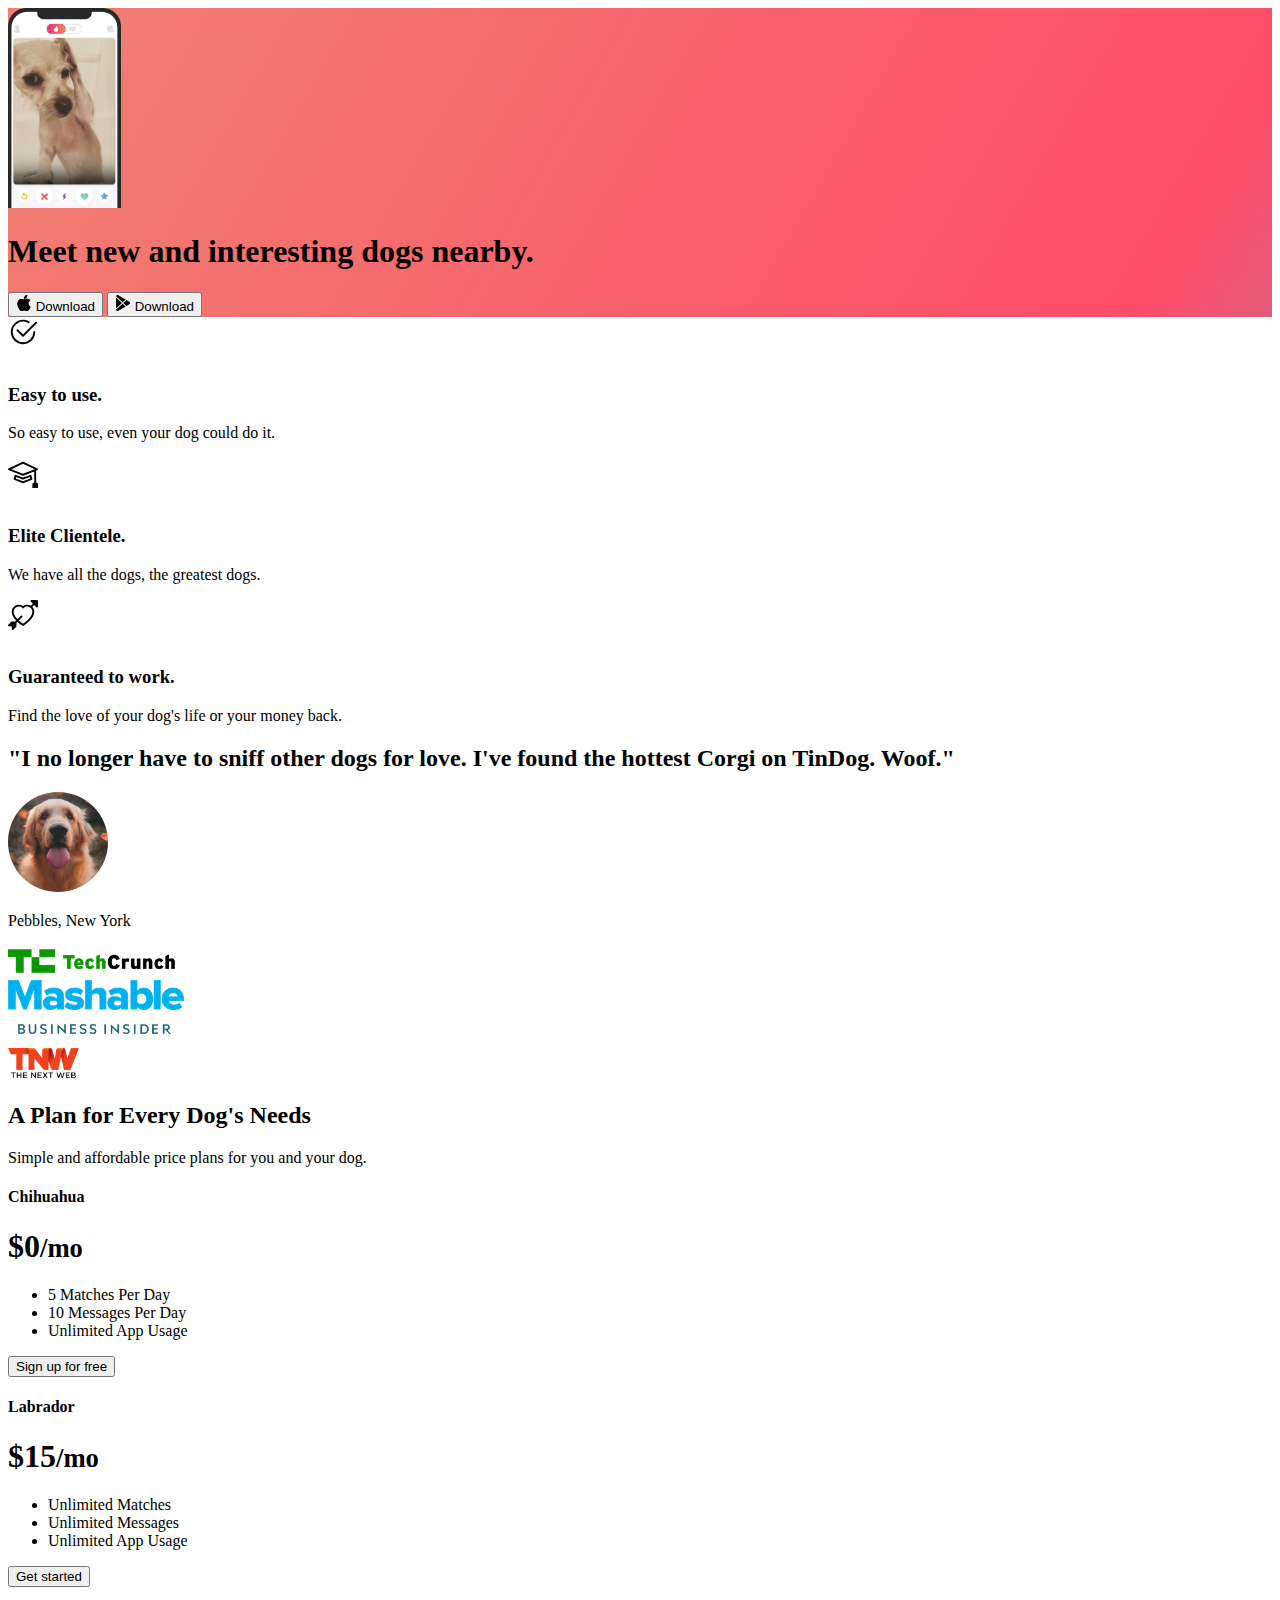
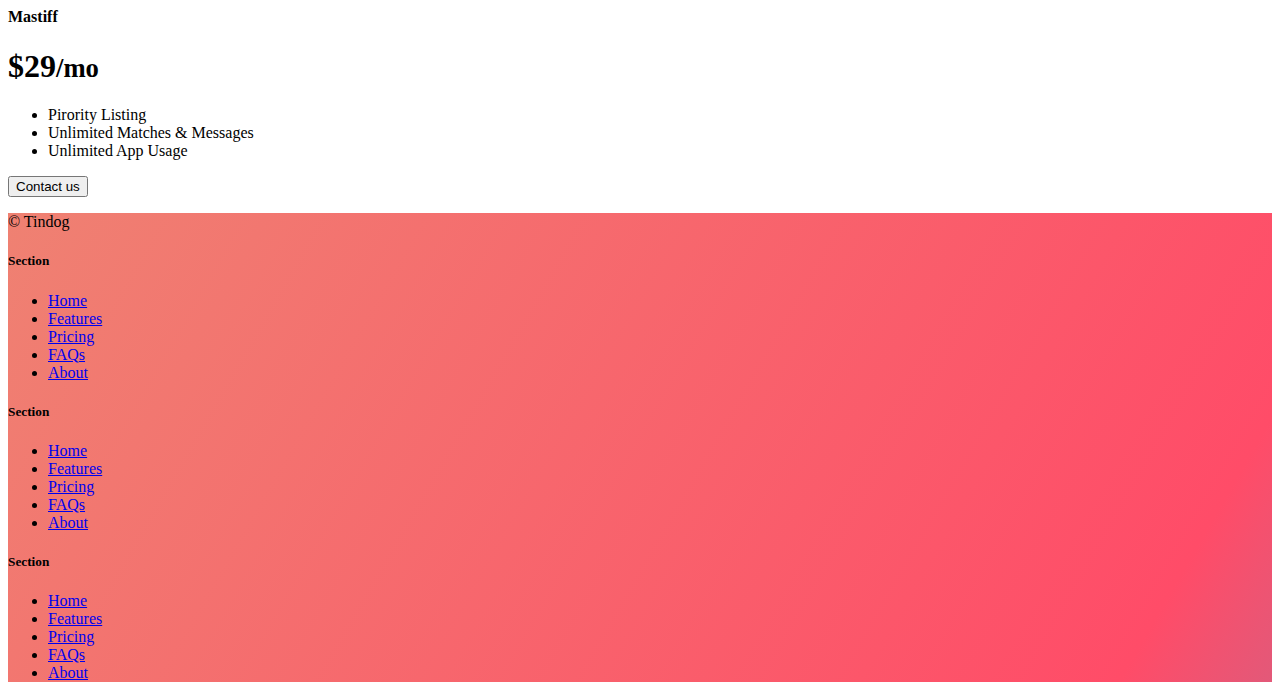
<file: assets/TinDog Website/solution.html>
<!DOCTYPE html>
<html lang="en">

<head>
  <meta charset="UTF-8">
  <meta name="viewport" content="width=device-width, initial-scale=1.0">
  <title>TinDog</title>
  <link href="https://cdn.jsdelivr.net/npm/bootstrap@5.3.0-alpha3/dist/css/bootstrap.min.css" rel="stylesheet"
    integrity="sha384-KK94CHFLLe+nY2dmCWGMq91rCGa5gtU4mk92HdvYe+M/SXH301p5ILy+dN9+nJOZ" crossorigin="anonymous">
  <link rel="stylesheet" href="./css/solution.css">
</head>

<body>


  <!-- Title -->
  <section id="title" class="gradient-background">

    <div class="container col-xxl-8 px-4 pt-5">
      <div class="row flex-lg-row-reverse align-items-center g-5 pt-5">
        <div class="col-10 col-sm-8 col-lg-6">
          <img src="./images/iphone.png" class="d-block mx-lg-auto img-fluid" alt="Bootstrap Themes" height="200"
            loading="lazy">
        </div>
        <div class="col-lg-6">
          <h1 class="display-5 fw-bold text-body-emphasis lh-1 mb-3">Meet new and interesting dogs nearby.</h1>

          <div class="d-grid gap-2 d-md-flex justify-content-md-start">
            <button type="button" class="btn btn-light btn-lg px-4 me-md-2"><svg xmlns="http://www.w3.org/2000/svg"
                width="16" height="16" fill="currentColor" class="bi bi-apple mb-1" viewBox="0 0 16 16">
                <path
                  d="M11.182.008C11.148-.03 9.923.023 8.857 1.18c-1.066 1.156-.902 2.482-.878 2.516.024.034 1.52.087 2.475-1.258.955-1.345.762-2.391.728-2.43Zm3.314 11.733c-.048-.096-2.325-1.234-2.113-3.422.212-2.189 1.675-2.789 1.698-2.854.023-.065-.597-.79-1.254-1.157a3.692 3.692 0 0 0-1.563-.434c-.108-.003-.483-.095-1.254.116-.508.139-1.653.589-1.968.607-.316.018-1.256-.522-2.267-.665-.647-.125-1.333.131-1.824.328-.49.196-1.422.754-2.074 2.237-.652 1.482-.311 3.83-.067 4.56.244.729.625 1.924 1.273 2.796.576.984 1.34 1.667 1.659 1.899.319.232 1.219.386 1.843.067.502-.308 1.408-.485 1.766-.472.357.013 1.061.154 1.782.539.571.197 1.111.115 1.652-.105.541-.221 1.324-1.059 2.238-2.758.347-.79.505-1.217.473-1.282Z" />
                <path
                  d="M11.182.008C11.148-.03 9.923.023 8.857 1.18c-1.066 1.156-.902 2.482-.878 2.516.024.034 1.52.087 2.475-1.258.955-1.345.762-2.391.728-2.43Zm3.314 11.733c-.048-.096-2.325-1.234-2.113-3.422.212-2.189 1.675-2.789 1.698-2.854.023-.065-.597-.79-1.254-1.157a3.692 3.692 0 0 0-1.563-.434c-.108-.003-.483-.095-1.254.116-.508.139-1.653.589-1.968.607-.316.018-1.256-.522-2.267-.665-.647-.125-1.333.131-1.824.328-.49.196-1.422.754-2.074 2.237-.652 1.482-.311 3.83-.067 4.56.244.729.625 1.924 1.273 2.796.576.984 1.34 1.667 1.659 1.899.319.232 1.219.386 1.843.067.502-.308 1.408-.485 1.766-.472.357.013 1.061.154 1.782.539.571.197 1.111.115 1.652-.105.541-.221 1.324-1.059 2.238-2.758.347-.79.505-1.217.473-1.282Z" />
              </svg> Download</button>
            <button type="button" class="btn btn-outline-light btn-lg px-4"><svg xmlns="http://www.w3.org/2000/svg"
                width="16" height="16" fill="currentColor" class="bi bi-google-play mb-1" viewBox="0 0 16 16">
                <path
                  d="M14.222 9.374c1.037-.61 1.037-2.137 0-2.748L11.528 5.04 8.32 8l3.207 2.96 2.694-1.586Zm-3.595 2.116L7.583 8.68 1.03 14.73c.201 1.029 1.36 1.61 2.303 1.055l7.294-4.295ZM1 13.396V2.603L6.846 8 1 13.396ZM1.03 1.27l6.553 6.05 3.044-2.81L3.333.215C2.39-.341 1.231.24 1.03 1.27Z" />
              </svg> Download</button>
          </div>
        </div>
      </div>
    </div>
  </section>
  <!-- Features -->
  <section id="features">
    <div class="container mt-5">
      <div class="row g-4 py-5 row-cols-1 row-cols-lg-3">
        <div class="col d-flex align-items-start">
          <div
            class="icon-square text-body-emphasis bg-body-secondary d-inline-flex align-items-center justify-content-center fs-4 flex-shrink-0 me-3">
            <svg xmlns="http://www.w3.org/2000/svg" height="30" fill="currentColor" class="bi bi-check2-circle"
              viewBox="0 0 16 16">
              <path
                d="M2.5 8a5.5 5.5 0 0 1 8.25-4.764.5.5 0 0 0 .5-.866A6.5 6.5 0 1 0 14.5 8a.5.5 0 0 0-1 0 5.5 5.5 0 1 1-11 0z" />
              <path
                d="M15.354 3.354a.5.5 0 0 0-.708-.708L8 9.293 5.354 6.646a.5.5 0 1 0-.708.708l3 3a.5.5 0 0 0 .708 0l7-7z" />
            </svg>
          </div>
          <div>
            <h3 class="fs-2">Easy to use.</h3>
            <p>So easy to use, even your dog could do it.</p>

          </div>
        </div>
        <div class="col d-flex align-items-start">
          <div
            class="icon-square text-body-emphasis bg-body-secondary d-inline-flex align-items-center justify-content-center fs-4 flex-shrink-0 me-3">
            <svg xmlns="http://www.w3.org/2000/svg" height="30" fill="currentColor" class="bi bi-mortarboard"
              viewBox="0 0 16 16">
              <path
                d="M8.211 2.047a.5.5 0 0 0-.422 0l-7.5 3.5a.5.5 0 0 0 .025.917l7.5 3a.5.5 0 0 0 .372 0L14 7.14V13a1 1 0 0 0-1 1v2h3v-2a1 1 0 0 0-1-1V6.739l.686-.275a.5.5 0 0 0 .025-.917l-7.5-3.5ZM8 8.46 1.758 5.965 8 3.052l6.242 2.913L8 8.46Z" />
              <path
                d="M4.176 9.032a.5.5 0 0 0-.656.327l-.5 1.7a.5.5 0 0 0 .294.605l4.5 1.8a.5.5 0 0 0 .372 0l4.5-1.8a.5.5 0 0 0 .294-.605l-.5-1.7a.5.5 0 0 0-.656-.327L8 10.466 4.176 9.032Zm-.068 1.873.22-.748 3.496 1.311a.5.5 0 0 0 .352 0l3.496-1.311.22.748L8 12.46l-3.892-1.556Z" />
            </svg>
          </div>
          <div>
            <h3 class="fs-2">Elite Clientele.</h3>
            <p>We have all the dogs, the greatest dogs.</p>

          </div>
        </div>
        <div class="col d-flex align-items-start">
          <div
            class="icon-square text-body-emphasis bg-body-secondary d-inline-flex align-items-center justify-content-center fs-4 flex-shrink-0 me-3">
            <svg xmlns="http://www.w3.org/2000/svg" height="30" fill="currentColor" class="bi bi-arrow-through-heart"
              viewBox="0 0 16 16">
              <path fill-rule="evenodd"
                d="M2.854 15.854A.5.5 0 0 1 2 15.5V14H.5a.5.5 0 0 1-.354-.854l1.5-1.5A.5.5 0 0 1 2 11.5h1.793l.53-.53c-.771-.802-1.328-1.58-1.704-2.32-.798-1.575-.775-2.996-.213-4.092C3.426 2.565 6.18 1.809 8 3.233c1.25-.98 2.944-.928 4.212-.152L13.292 2 12.147.854A.5.5 0 0 1 12.5 0h3a.5.5 0 0 1 .5.5v3a.5.5 0 0 1-.854.354L14 2.707l-1.006 1.006c.236.248.44.531.6.845.562 1.096.585 2.517-.213 4.092-.793 1.563-2.395 3.288-5.105 5.08L8 13.912l-.276-.182a21.86 21.86 0 0 1-2.685-2.062l-.539.54V14a.5.5 0 0 1-.146.354l-1.5 1.5Zm2.893-4.894A20.419 20.419 0 0 0 8 12.71c2.456-1.666 3.827-3.207 4.489-4.512.679-1.34.607-2.42.215-3.185-.817-1.595-3.087-2.054-4.346-.761L8 4.62l-.358-.368c-1.259-1.293-3.53-.834-4.346.761-.392.766-.464 1.845.215 3.185.323.636.815 1.33 1.519 2.065l1.866-1.867a.5.5 0 1 1 .708.708L5.747 10.96Z" />
            </svg>
          </div>
          <div>
            <h3 class="fs-2">Guaranteed to work.</h3>
            <p>Find the love of your dog's life or your money back.</p>

          </div>
        </div>
      </div>
    </div>
  </section>
  <!-- Testimonial -->
  <section id="testimonial">
    <div class="my-5">
      <div class="p-5 text-center bg-body-tertiary">
        <div class="container py-5">
          <h2 class="text-body-emphasis">"I no longer have to sniff other dogs for love. I've found the hottest Corgi on
            TinDog. Woof."</h2>
          <img class="profile-img mt-5" src="./images/dog-img.jpg" alt="dog image">
          <p class="col-lg-8 mx-auto lead mt-2">
            Pebbles, New York
          </p>
        </div>

        <div class="container">
          <div class="row">
            <div class="col-lg-3 col-sm-12">
              <img src="./images/techcrunch.png" alt="techcrunch" height="30">
            </div>
            <div class="col-lg-3 col-sm-12">
              <img src="./images/mashable.png" alt="mashable" height="30">
            </div>
            <div class="col-lg-3 col-sm-12">
              <img src="./images/bizinsider.png" alt="bizinsider" height="30">
            </div>
            <div class="col-lg-3 col-sm-12">
              <img src="./images/tnw.png" alt="tnw" height="30">
            </div>
          </div>
        </div>
      </div>
    </div>
  </section>
  <!-- Pricing -->
  <section id="pricing">
    <div class="container">
      <div class="pricing-header p-3 pb-md-4 mx-auto text-center">
        <h2 class="display-4 fw-normal">A Plan for Every Dog's Needs</h2>
        <p class="fs-5 text-body-secondary">Simple and affordable price plans for you and your dog.
      </div>
      <div class="row row-cols-1 row-cols-md-3 mb-3 text-center">
        <div class="col">
          <div class="card mb-4 rounded-3 shadow-sm">
            <div class="card-header py-3">
              <h4 class="my-0 fw-normal">Chihuahua</h4>
            </div>
            <div class="card-body">
              <h1 class="card-title pricing-card-title">$0<small class="text-body-secondary fw-light">/mo</small></h1>
              <ul class="list-unstyled mt-3 mb-4">
                <li>5 Matches Per Day</li>
                <li>10 Messages Per Day</li>
                <li>Unlimited App Usage</li>
              </ul>
              <button type="button" class="w-100 btn btn-lg btn-outline-dark">Sign up for free</button>
            </div>
          </div>
        </div>
        <div class="col">
          <div class="card mb-4 rounded-3 shadow-sm">
            <div class="card-header py-3">
              <h4 class="my-0 fw-normal">Labrador</h4>
            </div>
            <div class="card-body">
              <h1 class="card-title pricing-card-title">$15<small class="text-body-secondary fw-light">/mo</small></h1>
              <ul class="list-unstyled mt-3 mb-4">
                <li>Unlimited Matches</li>
                <li>Unlimited Messages</li>
                <li>Unlimited App Usage</li>
              </ul>
              <button type="button" class="w-100 btn btn-lg btn-dark">Get started</button>
            </div>
          </div>
        </div>
        <div class="col">
          <div class="card mb-4 rounded-3 shadow-sm border-dark">
            <div class="card-header py-3 text-bg-dark border-dark">
              <h4 class="my-0 fw-normal">Mastiff</h4>
            </div>
            <div class="card-body">
              <h1 class="card-title pricing-card-title">$29<small class="text-body-secondary fw-light">/mo</small></h1>
              <ul class="list-unstyled mt-3 mb-4">
                <li>Pirority Listing</li>
                <li>Unlimited Matches & Messages</li>
                <li>Unlimited App Usage</li>
              </ul>
              <button type="button" class="w-100 btn btn-lg btn-dark">Contact us</button>
            </div>
          </div>
        </div>
      </div>
    </div>
  </section>
  <!-- Footer -->
  <section id="contact" class="gradient-background">
    <div class="container ">
      <footer class="row row-cols-1 row-cols-sm-2 row-cols-md-5 py-5 mt-5 border-top">
        <div class="col mb-3">

          <p class="text-body-secondary">© Tindog</p>
        </div>

        <div class="col mb-3">

        </div>

        <div class="col mb-3">
          <h5>Section</h5>
          <ul class="nav flex-column">
            <li class="nav-item mb-2"><a href="#" class="nav-link p-0 text-body-secondary">Home</a></li>
            <li class="nav-item mb-2"><a href="#" class="nav-link p-0 text-body-secondary">Features</a></li>
            <li class="nav-item mb-2"><a href="#" class="nav-link p-0 text-body-secondary">Pricing</a></li>
            <li class="nav-item mb-2"><a href="#" class="nav-link p-0 text-body-secondary">FAQs</a></li>
            <li class="nav-item mb-2"><a href="#" class="nav-link p-0 text-body-secondary">About</a></li>
          </ul>
        </div>

        <div class="col mb-3">
          <h5>Section</h5>
          <ul class="nav flex-column">
            <li class="nav-item mb-2"><a href="#" class="nav-link p-0 text-body-secondary">Home</a></li>
            <li class="nav-item mb-2"><a href="#" class="nav-link p-0 text-body-secondary">Features</a></li>
            <li class="nav-item mb-2"><a href="#" class="nav-link p-0 text-body-secondary">Pricing</a></li>
            <li class="nav-item mb-2"><a href="#" class="nav-link p-0 text-body-secondary">FAQs</a></li>
            <li class="nav-item mb-2"><a href="#" class="nav-link p-0 text-body-secondary">About</a></li>
          </ul>
        </div>

        <div class="col mb-3">
          <h5>Section</h5>
          <ul class="nav flex-column">
            <li class="nav-item mb-2"><a href="#" class="nav-link p-0 text-body-secondary">Home</a></li>
            <li class="nav-item mb-2"><a href="#" class="nav-link p-0 text-body-secondary">Features</a></li>
            <li class="nav-item mb-2"><a href="#" class="nav-link p-0 text-body-secondary">Pricing</a></li>
            <li class="nav-item mb-2"><a href="#" class="nav-link p-0 text-body-secondary">FAQs</a></li>
            <li class="nav-item mb-2"><a href="#" class="nav-link p-0 text-body-secondary">About</a></li>
          </ul>
        </div>
      </footer>
    </div>
  </section>
</body>

</html>
</file>
<file: style.css>
*{
    padding: 0;
    margin: 0;
}
body{
    font-family: "Prata",serif;
    background-color: #a6a6a6;
}
.container{
    height: 100vh;
    width: 100vw;
    display: grid;
}
#hero{
    grid-template-rows: 1fr 5fr 2fr;
}
.designation{
    display: grid;
    grid-template-columns: 1fr 3fr 1fr;
}
.flex{
    display: flex;
    justify-content: center;
    align-items: center;
}
.name{
    text-align: center;
    font-size: 3rem;
    text-transform: uppercase;
}
.web-developer, .software-developer{
    text-align: center;
    font-size: 1.2rem;
    text-transform: uppercase;
}
#about-me{
    grid-template-columns: 5fr 4.5fr;
}
.about-me-section1{
    display: grid;
    grid-template-rows: 1fr 1.5fr 1.5fr 0.5fr 1fr;
}
.page-number2{
    display: grid;
    grid-template-columns: 1fr 4fr;
}
.about-me-title{
    text-align: left;
    font-size: 3rem;
    text-transform: uppercase;
}
.about-me-info{
    display: grid;
    grid-template-columns: 1fr 3fr;
}
.resume-link{
    display: grid;
    grid-template-columns: 1fr 3fr;
}
.resume{
    display: flex;
    align-items: center;
}
.resume>a{
    color: black;
}
.about-me-section2{
    display: flex;
    justify-content: center;
    align-items: center;
}
.image-holder{
    width:60%;
    height: 70%;
    background-color: black;
    transform: rotate(8deg);
}
#project-1{
    display: grid;
    grid-template-rows: 1.5fr 4.5fr;
}
.project1-section1{
    display: grid;
    grid-template-columns: 0.7fr 5fr 0.7fr;
}
.projects-title{
    font-size: 3rem;
    text-transform: uppercase;
}
.project1-section2{
    display: grid;
    grid-template-columns: 1fr 1.5fr;
}
.project1-image1-holder{
    height: 70%;
    width: 90%;
    background-color: black;
    border: 1px solid black;
    background-image: url(./assets/images/TinDog-image-1.png);
    background-position: center;
    background-size: cover;
    box-shadow: 10px 10px 8px;

}
.project1-section2-section2{
    display: grid;
    grid-template-rows: 1fr 0.2fr 0.5fr;
}
.project1-image2-holder{
    height: 90%;
    width: 60%;
    border: 1px solid black;
    background-image: url(./assets/images/TinDog-image-2.png);
    background-position: center;
    background-size: cover;
    background-color: black;
    box-shadow: 10px 10px 8px;
}
.project1-title{
    display: flex;
    align-items: center;
    font-size: 1.5rem;
    padding-left: 30px;
    padding-top: 30px;
    
}
.project1-title > a{
    color: black;
}
.project1-info{
    padding-left: 30px;
    padding-top: 30px;
}
#project-2{
    display: grid;
    grid-template-rows: 1.5fr 7fr;
}
.project2-section1{
    display: grid;
    grid-template-columns: 0.5fr 4fr;
}
.project2-section2{
    display: grid;
    grid-template-columns: 4fr 5fr;
}
.project2-section2-section1{
    display: grid;
    grid-template-rows: 3.5fr 1fr 2fr;
}
.project2-image1{
    display: flex;
    justify-content: center;
    align-items: center;
}
.project2-image1-holder{
    height: 90%;
    width: 60%;
    background-image: url(./assets/images/Mondrian-1.png);
    background-color: black;
    border: 1px solid black;
    box-shadow: 10px 10px 8px;
    background-position: center;
    background-size: cover;
}
.project2-title{
    font-size: 1.5rem;
    padding-left: 30px;
    padding-top: 30px;
    
}
.project2-title > a{
    color: black;
}
.project2-info{
    display: grid;
    grid-template-columns: 0.8fr 3fr 0.8fr;
}
.project2-info-info{
    text-align: center;
}
.project2-image2-holder{
    width: 80%;
    height: 90%;
    background-image: url(./assets/images/Mondrian2.png);
    background-color: black;
    background-position: center;
    border: 1px solid black;
    box-shadow: 10px 10px 8px;
    background-size: contain;
}
#contact-me{
    display: grid;
    grid-template-rows: 3fr 6fr;
}
.contact-me-section1{
    display: grid;
    grid-template-columns: 0.7fr 4fr 0.7fr;
}
.contact-me-title{
    text-align: center;
    font-size: 2.5rem;
    text-transform: uppercase;
}
.contact-me-section2{
    display: grid;
    grid-template-columns: 1fr 1fr 1fr;
}
.contact-me-section2-section1{
    display: grid;
    grid-template-rows: 1.5fr 1fr 1fr 1.5fr;
}
.contact-me-section2-section2{
    display: grid;
    grid-template-rows: 1.8fr 1fr 1fr 1fr 1fr;
}
.contact-me-section2-section3{
    display: grid;
    grid-template-rows: 1.5fr 1fr 1fr 1.5fr;
}
.linkedin-link, .github-link, .insta-link{
    display: flex;
    justify-content: center;
    
}
.linkedin-link>a, .github-link>a, .insta-link>a{
    color: black;
}
@media (min-width: 319px) and (max-width: 480px) {
    .year{
        font-size: 10px;
    }
    .name{
        font-size: 20px;
    }
    .web-developer,.software-developer{
        font-size: 10px;
    }
    .web-developer,.software-developer>h3{
        margin: 0px 15px;
    }
    .page-number2{
        font-size: 10px;
    }
    .about-me-section1{
        grid-template-rows: 0.2fr 1fr 1.5fr 0.5fr 1fr;
    }
    .about-me-title{
        font-size: 20px;
    }
    .about-me-info{
        font-size: 10px;
        grid-template-columns: 0.5fr 3fr;
    }
    .resume-link{
        font-size: 10px;
        grid-template-columns: 0.5fr 3fr;
    }
    .image-holder{
        transform: rotate(0deg);
        width: 80%;
        height: 40%;
    }
    #project-1{
        grid-template-rows: 1fr 4.5fr;
    }
    .projects-title{
        font-size: 20px;
        text-align: center;
    }
    .page-number3{
        font-size: 10px;
    }
    .project1-section2{
        grid-template-columns: 0.8fr 1fr;
    }
    .project1-image1-holder {
        height: 50%;
        width: 70%;
        background-image: url(./assets/images/TinDog-responsive1.png);
        background-size: contain;
    }
    .project1-image2-holder{
        height: 80%;
        width: 80%;
        background-image: url(./assets/images/TinDog-responsive2.png);
        background-size: contain;
    }
    .project1-title{
        font-size: 20px;
        align-items: flex-start;
    }
    .project1-info{
        font-size: 8px;
        text-align: left;
        padding-right: 20px;
    }
    .page-number4{
        font-size: 10px;
    }
    .project2-image1-holder{
        height: 80%;
    }
    .project2-image2-holder{
        height: 70%;
    }
    #project-2{
        grid-template-rows: 0.2fr 1fr;
    }
    .project2-section2-section1{
        grid-template-rows: 1fr 0.8fr 0.8fr;
    }
    .project2-title{
        font-size: 20px;
        text-align: center;
    }
    .project2-info{
        font-size: 8px;
        grid-template-columns: 0.4fr 3fr 0.4fr;
    }
    .project2-info-info{
        text-align: right;
    }
    .page-number5{
        font-size: 10px;
    }
    .contact-me-title{
        font-size: 20px;
    }
    .linkedin,.insta,.github{
        font-size: 10px;
    }
    #contact-me{
        margin-top: 100px;
    }
    .contact-me-section2-section1,.contact-me-section2-section3{
        grid-template-rows: 0.8fr 1fr 1fr 1.5fr;
    }
    .contact-me-section2-section2{
    grid-template-rows: 1.1fr 1fr 1fr 1fr 1fr;
    }
    .github-link,.insta-link,.linkedin-link{
        font-size: 10px;
    }
    .footer{
        font-size: 10px;
    }
    }
  @media (min-width: 481px) and (max-width: 1200px) {
    .year{
        font-size: 10px;
    }
    .name{
        font-size: 20px;
    }
    .web-developer,.software-developer{
        font-size: 10px;
    }
    .web-developer,.software-developer>h3{
        margin: 0px 15px;
    }
    .page-number2{
        font-size: 10px;
    }
    .about-me-section1{
        grid-template-rows: 0.2fr 1fr 1.5fr 0.5fr 1fr;
    }
    .about-me-title{
        font-size: 20px;
    }
    .about-me-info{
        font-size: 10px;
        grid-template-columns: 0.5fr 3fr;
    }
    .resume-link{
        font-size: 10px;
        grid-template-columns: 0.5fr 3fr;
    }
    .image-holder{
        transform: rotate(0deg);
        width: 80%;
        height: 40%;
    }
    #project-1{
        grid-template-rows: 1fr 4.5fr;
    }
    .projects-title{
        font-size: 20px;
        text-align: center;
    }
    .page-number3{
        font-size: 10px;
    }
    .project1-section2{
        grid-template-columns: 1fr 1fr;
    }
    .project1-image1-holder {
        height: 50%;
        width: 75%;
        background-image: url(./assets/images/TinDog-responsive-tablet1.png);
        background-size: contain;
    }
    .project1-image2-holder{
        height: 80%;
        width: 80%;
        background-image: url(./assets/images/TinDog-responsive-tablet2.png);
        background-size: contain;
    }
    .project1-title{
        font-size: 20px;
        align-items: flex-start;
    }
    .project1-info{
        font-size: 10px;
    }
    .page-number4{
        font-size: 10px;
    }
    .project2-image1-holder{
        height: 90%;
    }
    .project2-image2-holder{
        height: 90%;
    }
    #project-2{
        grid-template-rows: 0.3fr 1fr;
    }
    .project2-section2-section1{
        grid-template-rows: 1fr 0.8fr 0.8fr;
    }
    .project2-title{
        font-size: 20px;
        text-align: center;
    }
    .project2-info{
        font-size: 10px;
        grid-template-columns: 0.4fr 3fr 0.4fr;
    }
    .project2-info-info{
        text-align: right;
    }
    .page-number5{
        font-size: 10px;
    }
    .contact-me-title{
        font-size: 20px;
    }
    .linkedin,.insta,.github{
        font-size: 15px;
    }
    #contact-me{
        margin-top: 100px;
    }
    .contact-me-section2-section1,.contact-me-section2-section3{
        grid-template-rows: 0.8fr 1fr 1fr 1.5fr;
    }
    .contact-me-section2-section2{
    grid-template-rows: 1.1fr 1fr 1fr 1fr 1fr;
    }
  }
  @media (min-width: 1201px) and (max-width: 1600px) {
    .year{
        font-size: 30px;
    }
    .name{
        font-size: 50px;
    }
    .web-developer,.software-developer{
        font-size: 20px;
    }
    .web-developer,.software-developer>h3{
        margin: 0px 15px;
    }
    .page-number2{
        font-size: 30px;
    }
    .about-me-section1{
        grid-template-rows: 0.2fr 1fr 1.5fr 0.5fr 1fr;
    }
    .about-me-title{
        font-size: 40px;
    }
    .about-me-info{
        font-size: 20px;
        grid-template-columns: 1fr 3fr;
    }
    .resume-link{
        font-size: 20px;
        grid-template-columns: 1fr 3fr;
    }
    .image-holder{
        transform: rotate(7deg);
        width: 70%;
        height: 70%;
    }
    #project-1{
        grid-template-rows: 1fr 4.5fr;
    }
    .projects-title{
        font-size: 40px;
        text-align: center;
    }
    .page-number3{
        font-size: 30px;
    }
    .project1-section2{
        grid-template-columns: 1fr 1fr;
    }
    .project1-image1-holder {
        height: 50%;
        width: 75%;
        background-image: url(./assets/images/TinDog-image-1.png);
        background-size: cover;
    }
    .project1-image2-holder{
        height: 80%;
        width: 80%;
        background-image: url(./assets/images/TinDog-image-2.png);
        background-size: cover;
    }
    .project1-title{
        font-size: 30px;
        align-items: flex-start;
    }
    .project1-info{
        font-size: 20px;
    }
    .page-number4{
        font-size: 30px;
    }
    .project2-image1-holder{
        height: 90%;
    }
    .project2-image2-holder{
        height: 90%;
    }
    #project-2{
        grid-template-rows: 0.3fr 1fr;
    }
    .project2-section2-section1{
        grid-template-rows: 1fr 0.8fr 0.8fr;
    }
    .project2-title{
        font-size: 30px;
        text-align: center;
    }
    .project2-info{
        font-size: 20px;
        grid-template-columns: 0.4fr 3fr 0.4fr;
    }
    .project2-info-info{
        text-align: center;
    }
    .page-number5{
        font-size: 30px;
    }
    .contact-me-title{
        font-size: 40px;
    }
    .linkedin,.insta,.github{
        font-size: 25px;
    }
    #contact-me{
        margin-top: 100px;
    }
    .contact-me-section2-section1,.contact-me-section2-section3{
        grid-template-rows: 0.8fr 1fr 1fr 1.5fr;
    }
    .contact-me-section2-section2{
    grid-template-rows: 1.1fr 1fr 1fr 1fr 1fr;
    }
  }
  @media (min-width: 1601px) {
    .year{
        font-size: 40px;
    }
    .name{
        font-size: 70px;
    }
    .web-developer,.software-developer{
        font-size: 40px;
    }
    .web-developer,.software-developer>h3{
        margin: 0px 15px;
    }
    .page-number2{
        font-size: 30px;
    }
    .about-me-section1{
        grid-template-rows: 0.2fr 1fr 1.5fr 0.5fr 1fr;
    }
    .about-me-title{
        font-size: 70px;
    }
    .about-me-info{
        font-size: 40px;
        grid-template-columns: 1fr 3fr;
    }
    .resume-link{
        font-size: 30px;
        grid-template-columns: 1fr 3fr;
    }
    .image-holder{
        transform: rotate(8deg);
        width: 70%;
        height: 70%;
    }
    #project-1{
        grid-template-rows: 1fr 4.5fr;
    }
    .projects-title{
        font-size: 70px;
        text-align: center;
    }
    .page-number3{
        font-size: 30px;
    }
    .project1-section2{
        grid-template-columns: 1fr 1fr;
    }
    .project1-image1-holder {
        height: 50%;
        width: 75%;
        background-image: url(./assets/images/TinDog-responsive-tablet1.png);
        background-size: contain;
    }
    .project1-image2-holder{
        height: 80%;
        width: 80%;
        background-image: url(./assets/images/TinDog-responsive-tablet2.png);
        background-size: contain;
    }
    .project1-title{
        font-size: 60px;
        align-items: flex-start;
    }
    .project1-info{
        font-size: 40px;
    }
    .page-number4{
        font-size: 30px;
    }
    .project2-image1-holder{
        height: 90%;
    }
    .project2-image2-holder{
        height: 90%;
    }
    #project-2{
        grid-template-rows: 0.3fr 1fr;
    }
    .project2-section2-section1{
        grid-template-rows: 1fr 0.8fr 0.8fr;
    }
    .project2-title{
        font-size: 60px;
        text-align: center;
    }
    .project2-info{
        font-size: 40px;
        grid-template-columns: 0.4fr 3fr 0.4fr;
    }
    .project2-info-info{
        text-align: center;
    }
    .page-number5{
        font-size: 30px;
    }
    .contact-me-title{
        font-size: 70px;
    }
    .linkedin,.insta,.github{
        font-size: 50px;
    }
    .linkedin-link,.insta-link,.github-link{
        font-size: 35px;
    }
    #contact-me{
        margin-top: 100px;
    }
    .contact-me-section2-section1,.contact-me-section2-section3{
        grid-template-rows: 0.8fr 1fr 1fr 1.5fr;
    }
    .contact-me-section2-section2{
    grid-template-rows: 1.1fr 1fr 1fr 1fr 1fr;
    }
    .footer{
        font-size: 30px;
    }
  }
</file>
<file: assets/TinDog Website/css/style.css>
.gradient-background {
  background: linear-gradient(300deg, #00bfff, #ff4c68, #ef8172);
  background-size: 180% 180%;
  animation: gradient-animation 18s ease infinite;
}

@keyframes gradient-animation {
  0% {
    background-position: 0% 50%;
  }
  50% {
    background-position: 100% 50%;
  }
  100% {
    background-position: 0% 50%;
  }
}

.icon-square {
  width: 3rem;
  height: 3rem;
  border-radius: 0.75rem;
}

.profile-img {
  height: 100px;
  border-radius: 50%;
}
</file>
<file: assets/TinDog Website/css/solution.css>
.gradient-background {
  background: linear-gradient(300deg, #00bfff, #ff4c68, #ef8172);
  background-size: 180% 180%;
  animation: gradient-animation 18s ease infinite;
}

@keyframes gradient-animation {
  0% {
    background-position: 0% 50%;
  }
  50% {
    background-position: 100% 50%;
  }
  100% {
    background-position: 0% 50%;
  }
}

.icon-square {
  width: 3rem;
  height: 3rem;
  border-radius: 0.75rem;
}

.profile-img {
  border-radius: 50%;
  height: 100px;
}
</file>
